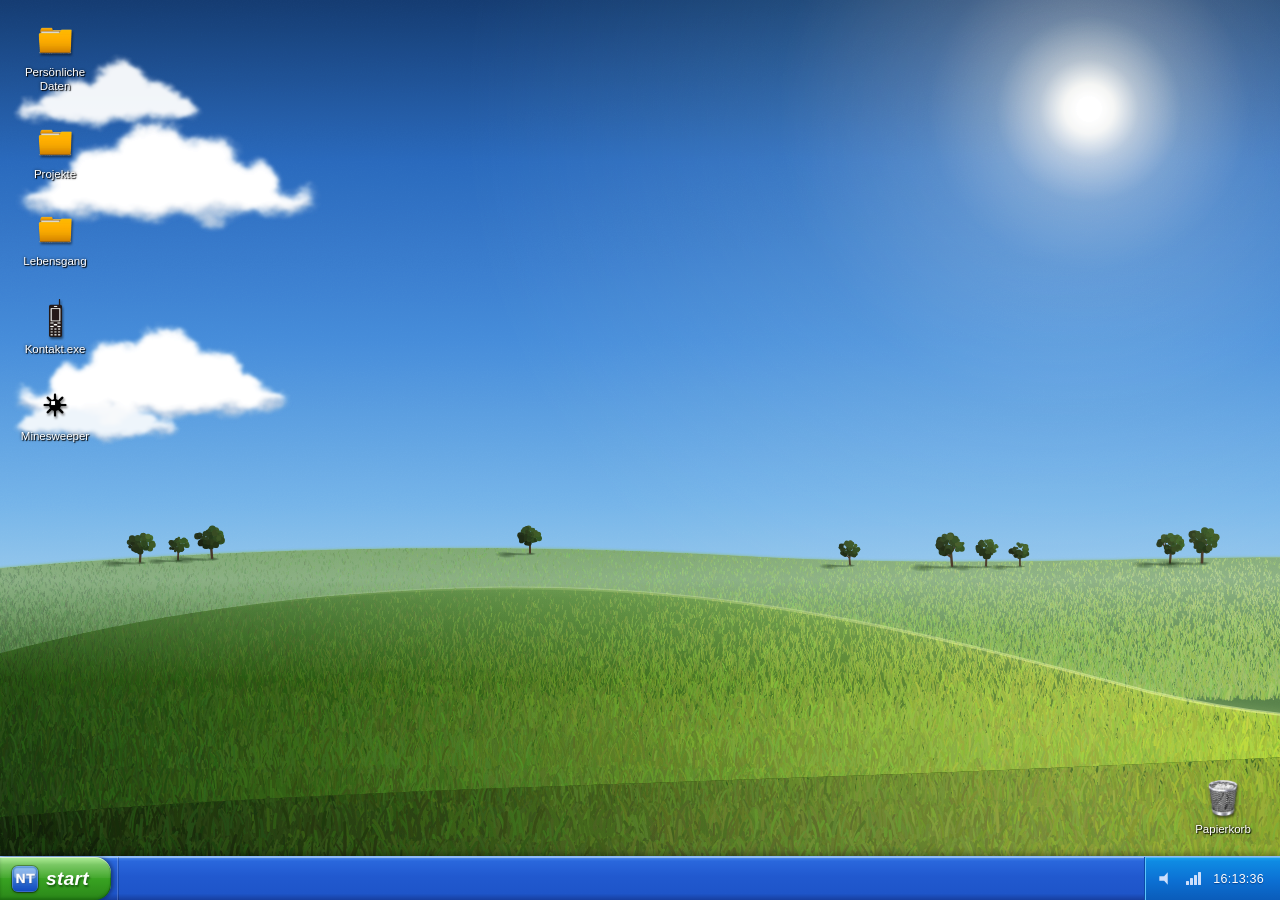
<file: index.html>
<!DOCTYPE html>
<html lang="de">
<head>
<meta charset="UTF-8">
<title>Nazar Tobilevych — Konzept B</title>
<link rel="icon" type="image/png" href="[data-uri]">
<link rel="preconnect" href="https://fonts.googleapis.com">
<link rel="stylesheet" href="https://fonts.googleapis.com/css2?family=Press+Start+2P&family=Trebuchet+MS&display=swap">
<link rel="stylesheet" href="css/style.css">
</head>
<body>

<div id="desktop">
  <svg width="0" height="0" style="position:absolute">
    <filter id="grain-filter">
      <feTurbulence type="fractalNoise" baseFrequency="0.8" numOctaves="3" stitchTiles="stitch"/>
      <feColorMatrix type="matrix" values="0 0 0 0 0  0 0 0 0 0  0 0 0 0 0  0.6 0.6 0.6 0 0"/>
    </filter>
  </svg>
  <div id="sun"></div>
  <svg class="cloud c1" viewBox="-195 -115 390 160" aria-hidden="true"><use href="#cu1" filter="url(#f-cloud)"/></svg>
  <svg class="cloud c2" viewBox="-145 -85 290 120" aria-hidden="true"><use href="#cu2" filter="url(#f-cloud)"/></svg>
  <svg class="cloud c3" viewBox="-195 -115 390 160" aria-hidden="true"><use href="#cu1" transform="scale(-1 1)" filter="url(#f-cloud)"/></svg>
  <svg class="cloud c4" viewBox="-145 -85 290 120" aria-hidden="true"><use href="#cu2" transform="scale(-1 1)" filter="url(#f-cloud)"/></svg>
  <svg id="scene" viewBox="0 0 1600 900" preserveAspectRatio="xMidYMax slice" aria-hidden="true">
    <defs>
      <linearGradient id="g-far" x1="0" y1="0" x2="0" y2="1">
        <stop offset="0" stop-color="#8fbd7a"/><stop offset="1" stop-color="#659a52"/>
      </linearGradient>
      <linearGradient id="g-main" x1="0" y1="0" x2="0.12" y2="1">
        <stop offset="0" stop-color="#93cc3e"/><stop offset=".3" stop-color="#5fa12b"/><stop offset=".7" stop-color="#2f6e17"/><stop offset="1" stop-color="#1f4f0e"/>
      </linearGradient>
      <linearGradient id="g-fore" x1="0" y1="0" x2="0" y2="1">
        <stop offset="0" stop-color="#3b8020"/><stop offset="1" stop-color="#18430a"/>
      </linearGradient>
      <radialGradient id="g-light" cx="0.78" cy="0.12" r="0.7">
        <stop offset="0" stop-color="#fff4a8" stop-opacity=".6"/><stop offset=".5" stop-color="#e6f58a" stop-opacity=".22"/><stop offset="1" stop-color="#eaffa0" stop-opacity="0"/>
      </radialGradient>
      <linearGradient id="g-shade" x1="0" y1="0" x2="1" y2="0">
        <stop offset="0" stop-color="#0b3306" stop-opacity=".5"/><stop offset=".55" stop-color="#0b3306" stop-opacity="0"/>
      </linearGradient>
      <linearGradient id="g-fade-near" x1="0" y1="0" x2="0" y2="1">
        <stop offset="0" stop-color="#000"/><stop offset="1" stop-color="#fff"/>
      </linearGradient>
      <mask id="m-near" maskUnits="userSpaceOnUse" x="0" y="560" width="1600" height="340">
        <rect x="0" y="560" width="1600" height="340" fill="url(#g-fade-near)"/>
      </mask>
      <filter id="f-blade-far" filterUnits="userSpaceOnUse" x="0" y="0" width="1600" height="900">
        <feTurbulence type="fractalNoise" baseFrequency="1.1 0.2" numOctaves="2" seed="6"/>
        <feColorMatrix type="matrix" values="0 0 0 0 0.04  0 0 0 0 0.22  0 0 0 0 0.02  1.8 0 0 0 -0.7"/>
      </filter>
      <filter id="f-blade-near" filterUnits="userSpaceOnUse" x="0" y="0" width="1600" height="900">
        <feTurbulence type="fractalNoise" baseFrequency="0.32 0.05" numOctaves="3" seed="17"/>
        <feColorMatrix type="matrix" values="0 0 0 0 0.03  0 0 0 0 0.18  0 0 0 0 0.02  2.4 0 0 0 -0.95"/>
      </filter>
      <filter id="f-blade-lit" filterUnits="userSpaceOnUse" x="0" y="0" width="1600" height="900">
        <feTurbulence type="fractalNoise" baseFrequency="0.4 0.06" numOctaves="3" seed="31"/>
        <feColorMatrix type="matrix" values="0 0 0 0 0.78  0 0 0 0 0.95  0 0 0 0 0.3  2.6 0 0 0 -1.4"/>
      </filter>
      <filter id="f-flowers" filterUnits="userSpaceOnUse" x="0" y="0" width="1600" height="900">
        <feTurbulence type="fractalNoise" baseFrequency="0.7" numOctaves="1" seed="21"/>
        <feColorMatrix type="matrix" values="0 0 0 0 1  0 0 0 0 0.95  0 0 0 0 0.55  22 0 0 0 -17.2"/>
      </filter>
      <filter id="f-trees"><feGaussianBlur stdDeviation="1.1"/></filter>
      <filter id="f-soft" x="-5%" y="-20%" width="110%" height="140%"><feGaussianBlur stdDeviation="3"/></filter>
      <linearGradient id="g-haze" x1="0" y1="0" x2="0" y2="1">
        <stop offset="0" stop-color="#e8f4fb" stop-opacity="0"/><stop offset=".55" stop-color="#e8f4fb" stop-opacity=".22"/><stop offset="1" stop-color="#e8f4fb" stop-opacity="0"/>
      </linearGradient>
      <path id="p-far" d="M0 585 C 300 548, 620 540, 900 556 C 1180 572, 1400 548, 1600 562 L1600 900 L0 900 Z"/>
      <path id="p-main" d="M0 705 C 170 640, 390 592, 650 588 C 910 584, 1110 640, 1310 692 C 1430 720, 1520 722, 1600 718 L1600 900 L0 900 Z"/>
      <path id="p-fore" d="M0 835 C 420 780, 920 790, 1600 748 L1600 900 L0 900 Z"/>
      <clipPath id="c-far"><use href="#p-far"/></clipPath>
      <clipPath id="c-main"><use href="#p-main"/></clipPath>
      <clipPath id="c-fore"><use href="#p-fore"/></clipPath>
      <filter id="f-patch-dk" filterUnits="userSpaceOnUse" x="0" y="0" width="1600" height="900">
        <feTurbulence type="fractalNoise" baseFrequency="0.0045 0.013" numOctaves="4" seed="5"/>
        <feColorMatrix type="matrix" values="0 0 0 0 0.06  0 0 0 0 0.28  0 0 0 0 0.04  1.7 0 0 0 -0.6"/>
      </filter>
      <filter id="f-patch-lt" filterUnits="userSpaceOnUse" x="0" y="0" width="1600" height="900">
        <feTurbulence type="fractalNoise" baseFrequency="0.006 0.016" numOctaves="4" seed="12"/>
        <feColorMatrix type="matrix" values="0 0 0 0 0.5  0 0 0 0 0.85  0 0 0 0 0.18  2.2 0 0 0 -1.1"/>
      </filter>
      <filter id="f-fine" filterUnits="userSpaceOnUse" x="0" y="0" width="1600" height="900">
        <feTurbulence type="fractalNoise" baseFrequency="0.55" numOctaves="2" seed="3"/>
        <feColorMatrix type="matrix" values="0 0 0 0 0.04  0 0 0 0 0.2  0 0 0 0 0.02  1.5 0 0 0 -0.55"/>
      </filter>
      <filter id="f-blur1"><feGaussianBlur stdDeviation="1.4"/></filter>

      <!-- cumulus building blocks (rendered in the .cloud svgs above) -->
      <g id="cu1">
        <g fill="#b6cae2"><ellipse cx="0" cy="10" rx="168" ry="13"/><circle cx="-60" cy="-8" r="34"/><circle cx="50" cy="-8" r="38"/></g>
        <g fill="#ffffff">
          <ellipse cx="0" cy="0" rx="170" ry="14"/>
          <circle cx="-120" cy="-6" r="22"/><circle cx="-76" cy="-20" r="36"/><circle cx="-18" cy="-36" r="50"/>
          <circle cx="48" cy="-26" r="42"/><circle cx="104" cy="-12" r="30"/>
        </g>
      </g>
      <g id="cu2">
        <g fill="#b6cae2"><ellipse cx="0" cy="8" rx="118" ry="10"/><circle cx="-10" cy="-6" r="26"/></g>
        <g fill="#ffffff">
          <ellipse cx="0" cy="0" rx="120" ry="11"/>
          <circle cx="-70" cy="-4" r="18"/><circle cx="-34" cy="-14" r="26"/><circle cx="14" cy="-26" r="36"/>
          <circle cx="62" cy="-12" r="26"/><circle cx="96" cy="-3" r="14"/>
        </g>
      </g>
      <filter id="f-cloud" x="-12%" y="-60%" width="124%" height="220%">
        <feGaussianBlur in="SourceGraphic" stdDeviation="3.5" result="blob"/>
        <feTurbulence type="fractalNoise" baseFrequency="0.025 0.035" numOctaves="4" seed="8" result="noise"/>
        <feDisplacementMap in="blob" in2="noise" scale="26" xChannelSelector="R" yChannelSelector="G" result="shape"/>
        <feGaussianBlur in="shape" stdDeviation="1.4"/>
      </filter>
    </defs>

    <!-- distant ridge with horizon haze -->
    <use href="#p-far" fill="url(#g-far)" filter="url(#f-blur1)"/>
    <rect x="0" y="500" width="1600" height="110" fill="url(#g-haze)" clip-path="url(#c-far)"/>
    <!-- distant tree line on the far ridge -->

    <!-- the main hill and the meadow in front of it are painted blade by blade on #ground -->
  </svg>
  <canvas id="ground" aria-hidden="true"></canvas>
  <div id="sunwash"></div>
  <div id="grain"></div>
  <div id="ctx-menu"></div>

  <div id="icons">
    <button class="dicon" data-win="uber"><span class="ig ic-folder"></span><span class="lb">Persönliche<br>Daten</span></button>
    <button class="dicon" data-win="projekte"><span class="ig ic-folder"></span><span class="lb">Projekte</span></button>
    <button class="dicon" data-win="werdegang"><span class="ig ic-folder"></span><span class="lb">Lebensgang</span></button>
    <button class="dicon" id="phone-icon" data-phone><span class="ig ic-phone"></span><span class="lb">Kontakt.exe</span></button>
    <button class="dicon" data-win="mine"><span class="ig ic-mine"></span><span class="lb">Minesweeper</span></button>
  </div>

  <button class="dicon" id="trash" title="Papierkorb ist leer. So wie meine Ausreden für Verspätungen.">
    <span class="ig ic-trash"></span><span class="lb">Papierkorb</span>
  </button>

  <!-- WINDOW: PERSÖNLICHE DATEN -->
  <section class="win" id="win-uber" style="left:130px; top:56px; width:480px;">
    <div class="xp-title" data-drag>
      <span class="xt-ic ic-folder"></span><span class="xt-label">Persönliche Daten</span>
      <button class="xt-btn" data-min title="Minimieren">_</button>
      <button class="xt-btn xt-close" data-close title="Schließen">✕</button>
    </div>
    <div class="win-body">
      <div style="display:flex; gap:16px; align-items:center; margin-bottom:10px;">
        <div class="xp-avatar xp-avatar-photo"></div>
        <div>
          <div style="font-size:16px; font-weight:700; color:var(--xp-blue-3);">Nazar Tobilevych</div>
          <div style="font-size:12px; color:#5c6f78;">Informatiker Applikationsentwicklung EFZ · in Ausbildung</div>
        </div>
      </div>
      <div class="field"><div class="k">Geboren</div><div>23.01.2008</div></div>
      <div class="field"><div class="k">Herkunft</div><div>Ukraine</div></div>
      <div class="field"><div class="k">Ausbildung</div><div>Kantonsschule am Brühl, seit Aug 2023</div></div>
      <div class="field"><div class="k">GitHub</div><div><a href="https://github.com/s1encio" target="_blank" rel="noopener">github.com/s1encio</a></div></div>
      <p style="margin-top:12px;">Ich bin 18 Jahre alt und absolviere derzeit die Ausbildung zum Applikationsentwickler an der IMS Kantonsschule am Brühl. Zu meinen Hobbys zählen Fitness, Spazierengehen und Programmieren. Ich bin offen, freundlich und aktuell auf der Suche nach einem Jahrespraktikum im Bereich Informatik.</p>
      <h3>Technische Kenntnisse</h3>
      <div class="taglist">
        <span>Python</span><span>C#</span><span>Java</span><span>Angular</span><span>MongoDB</span><span>MySQL</span><span>HTML</span><span>CSS</span><span>Shell/Bash</span>
      </div>
      <h3>Sprachkenntnisse</h3>
      <div class="langbar"><div class="ln">Russisch</div><div class="bars"><i class="on"></i><i class="on"></i><i class="on"></i><i class="on"></i><i class="on"></i></div></div>
      <div class="langbar"><div class="ln">Ukrainisch</div><div class="bars"><i class="on"></i><i class="on"></i><i class="on"></i><i class="on"></i><i class="on"></i></div></div>
      <div class="langbar"><div class="ln">Deutsch</div><div class="bars"><i class="on"></i><i class="on"></i><i class="on"></i><i class="on"></i><i></i></div></div>
      <div class="langbar"><div class="ln">Englisch</div><div class="bars"><i class="on"></i><i class="on"></i><i class="on"></i><i class="on"></i><i></i></div></div>
      <div class="langbar"><div class="ln">Französisch</div><div class="bars"><i class="on"></i><i class="on"></i><i></i><i></i><i></i></div></div>
    </div>
  </section>

  <!-- WINDOW: PROJEKTE -->
  <section class="win" id="win-projekte" style="left:190px; top:96px; width:440px;">
    <div class="xp-title" data-drag>
      <span class="xt-ic ic-folder"></span><span class="xt-label">Projekte</span>
      <button class="xt-btn" data-min title="Minimieren">_</button>
      <button class="xt-btn xt-close" data-close title="Schließen">✕</button>
    </div>
    <div class="win-body">
      <div class="proj">
        <div class="proj-head">Pfadi Uzwil — Vereinswebsite</div>
        <div class="proj-body">
          Mehrseitige Webseite für die Pfadi Uzwil (Biber-, Wolfs-, Pfader- und Piostufe) — erstellt während meines Praktikums bei der HPV Uzwil-Flawil, Sep – Okt 2025. Leider wurde die Website nicht eingesetzt.
          <div class="taglist" style="margin-top:8px;"><span>HTML</span><span>CSS</span><span>Praktikum</span></div>
          <a class="xp-btn" href="pfadiuzwil/index.html" target="_blank" rel="noopener">Website öffnen →</a>
        </div>
      </div>
      <div class="proj">
        <div class="proj-head">GPS-Spoofer</div>
        <div class="proj-body">
          Kleines Python-Projekt, das die Location von einem mobilen Gerät verändert.
          <div class="taglist" style="margin-top:8px;"><span>Python</span><span>GitHub</span></div>
          <a class="xp-btn" href="https://github.com/s1encio/makeshift-gps-spoofer" target="_blank" rel="noopener">Auf GitHub ansehen →</a>
        </div>
      </div>
      <div class="proj">
        <div class="proj-head">Modifikation für RimWorld: Rund 360 Abonnenten</div>
        <div class="proj-body">
          "Loitering Munition Drones" — eine Community-Modifikation für "RimWorld" auf dem Steam Workshop. Sie ergänzt einen neuen Forschungsbereich "Drohnen" mit Startschiene sowie Aufklärungs-, FPV- und Langstreckendrohnen samt passenden Gegenmassnahmen.
          <div class="taglist" style="margin-top:8px;"><span>Steam Workshop</span><span>Modding</span><span>RimWorld</span></div>
          <a class="xp-btn" href="https://steamcommunity.com/sharedfiles/filedetails/?id=3809922490" target="_blank" rel="noopener">Loitering Munition Drones →</a>
        </div>
      </div>
      <div class="proj">
        <div class="proj-head">Quellcode auf GitHub · 4 Repositories</div>
        <div class="proj-body">
          Der Code zu meinen Modifikationen und ein kleines Python-Projekt liegen öffentlich auf meinem GitHub-Profil.
          <div class="repo-list">
            <div class="repo-row"><div><b>Rimworld_Loitering_Ammunition_Drones</b><span class="repo-lang">C#</span><div class="repo-d">Quellcode der RimWorld-Modifikation</div></div><a class="xp-btn" href="https://github.com/s1encio/Rimworld_Loitering_Ammunition_Drones" target="_blank" rel="noopener">Öffnen →</a></div>
            <div class="repo-row"><div><b>Ukranian-Patches-People-Playground</b><span class="repo-lang">C#</span><div class="repo-d">Quellcode der Modifikation „Ukrainian Patches“</div></div><a class="xp-btn" href="https://github.com/s1encio/Ukranian-Patches-People-Playground" target="_blank" rel="noopener">Öffnen →</a></div>
            <div class="repo-row"><div><b>Russian-Patches-People-Playground-</b><span class="repo-lang">C#</span><div class="repo-d">Quellcode der Modifikation „Russian Patches“, entstanden mit etwa 14 Jahren</div></div><a class="xp-btn" href="https://github.com/s1encio/Russian-Patches-People-Playground-" target="_blank" rel="noopener">Öffnen →</a></div>
            <div class="repo-row"><div><b>makeshift-gps-spoofer</b><span class="repo-lang">Python</span><div class="repo-d">Verändert die Location von einem mobilen Gerät</div></div><a class="xp-btn" href="https://github.com/s1encio/makeshift-gps-spoofer" target="_blank" rel="noopener">Öffnen →</a></div>
          </div>
          <div class="taglist" style="margin-top:8px;"><span>GitHub</span><span>C#</span><span>Python</span></div>
          <a class="xp-btn" href="https://github.com/s1encio" target="_blank" rel="noopener">Alle Repositories →</a>
        </div>
      </div>
    </div>
  </section>

  <!-- WINDOW: WERDEGANG -->
  <section class="win" id="win-werdegang" style="left:240px; top:130px; width:460px;">
    <div class="xp-title" data-drag>
      <span class="xt-ic ic-folder"></span><span class="xt-label">Lebensgang</span>
      <button class="xt-btn" data-min title="Minimieren">_</button>
      <button class="xt-btn xt-close" data-close title="Schließen">✕</button>
    </div>
    <div class="win-body">
      <h3 style="margin-top:0;">Arbeit</h3>
      <div class="timeline-item">
        <div class="ti-t">Praktikant/Assistent — HPV Uzwil-Flawil</div>
        <div class="ti-d">Wil · Sep 2025 – Okt 2025</div>
        Unterstützung von Personen, Erstellung von Excel-Tabellen, Aufbau einer Webseite, Produzierung verschiedener Güter.
      </div>
      <h3>Bildung</h3>
      <div class="timeline-item">
        <div class="ti-t">Informatiker Applikationsentwicklung EFZ</div>
        <div class="ti-d">Kantonsschule am Brühl, St. Gallen · Aug 2023 – Aktuell</div>
        Ausbildung zum Applikationsentwickler, aktuell auf der Suche nach einem Jahrespraktikum im Bereich Informatik.
      </div>
      <div class="timeline-item">
        <div class="ti-t">Sekundarschule</div>
        <div class="ti-d">OS Schöntal · Aug 2020 – Jul 2023</div>
      </div>
      <div class="timeline-item">
        <div class="ti-t">Primarschule</div>
        <div class="ti-d">Schulhaus Neuhof · Aug 2018 – Jul 2020</div>
      </div>
    </div>
  </section>

  <!-- WINDOW: MINESWEEPER -->
  <section class="win" id="win-mine" style="left:300px; top:90px; width:280px;">
    <div class="xp-title" data-drag>
      <span class="xt-ic ic-mine"></span><span class="xt-label">Minesweeper</span>
      <button class="xt-btn" data-min title="Minimieren">_</button>
      <button class="xt-btn xt-close" data-close title="Schließen">✕</button>
    </div>
    <div class="win-body" style="background:#c0c0c0; padding:8px;">
      <div class="mine-panel">
        <div class="mine-lcd" id="mine-counter">010</div>
        <button type="button" class="mine-face" id="mine-face"></button>
        <div class="mine-lcd" id="mine-timer">000</div>
      </div>
      <div class="mine-grid" id="mine-grid"></div>
    </div>
  </section>

  <!-- NOKIA PHONE WIDGET -->
  <div id="phone">
    <div id="phone-body" data-drag>
      <button id="phone-close" data-phone-close title="Schließen">✕</button>
      <div id="phone-speaker"></div>
      <div id="phone-brand"></div>
      <div id="phone-screen">
        <div id="phone-status">
          <div class="bars"><i></i><i></i><i></i><i></i></div>
          <span id="phone-clock">00:00</span>
        </div>
        <div id="phone-title">KONTAKT</div>
        <div id="phone-menu">
          <button class="p-item sel" data-kind="mail" data-value="nz.tobilevych@gmail.com" data-action="mailto:nz.tobilevych@gmail.com"><span class="num">1</span> E-Mail</button>
          <button class="p-item" data-kind="tel" data-value="+41 79 663 00 71" data-action="tel:+41796630071"><span class="num">2</span> Anrufen</button>
        </div>
        <div id="phone-detail">
          <div id="phone-detail-value"></div>
          <div id="phone-detail-hint">antippen zum Öffnen</div>
        </div>
        <div id="phone-softkeys"><button type="button" id="pk-left">Auswahl</button><button type="button" id="pk-right">Zurück</button></div>
      </div>
      <div id="phone-nav">
        <div class="nav-arrow nav-up" data-nav="-1"></div>
        <div class="nav-arrow nav-dn" data-nav="1"></div>
        <div class="nsel" data-nav-go>OK</div>
      </div>
      <div id="phone-keys">
        <div data-key="1">1</div><div data-key="2">2</div><div data-key="3">3</div>
        <div data-key="4">4</div><div data-key="5">5</div><div data-key="6">6</div>
        <div data-key="7">7</div><div data-key="8">8</div><div data-key="9">9</div>
        <div data-key="*">*</div><div data-key="0">0</div><div data-key="#">#</div>
      </div>
    </div>
  </div>

  <div id="taskbar">
    <button id="start-btn" type="button">
      <span class="flag" id="start-flag"></span>
      start
    </button>
    <div id="task-items"></div>
    <div id="tray">
      <span class="tray-ic tray-vol" title="Lautstärke"></span>
      <span class="tray-ic tray-net" title="Verbunden mit: Staatliches Rechenzentrum LAN"><i></i><i></i><i></i><i></i></span>
      <span id="clock">00:00:00</span>
    </div>
  </div>

  <div id="start-menu">
    <div id="sm-head"><div class="sh-av"></div><b>Nazar Tobilevych</b></div>
    <div id="sm-list">
      <button data-win="uber"><span class="sm-ic ic-folder"></span>Persönliche Daten</button>
      <button data-win="projekte"><span class="sm-ic ic-folder"></span>Projekte</button>
      <button data-win="werdegang"><span class="sm-ic ic-folder"></span>Lebensgang</button>
      <button data-phone><span class="sm-ic ic-phone"></span>Kontakt.exe</button>
      <button data-win="mine"><span class="sm-ic ic-mine"></span>Minesweeper</button>
    </div>
    <div id="sm-foot"><button id="sm-shutdown">Herunterfahren…</button></div>
  </div>
</div>

<script src="js/main.js"></script>
</body>
</html>
</file>
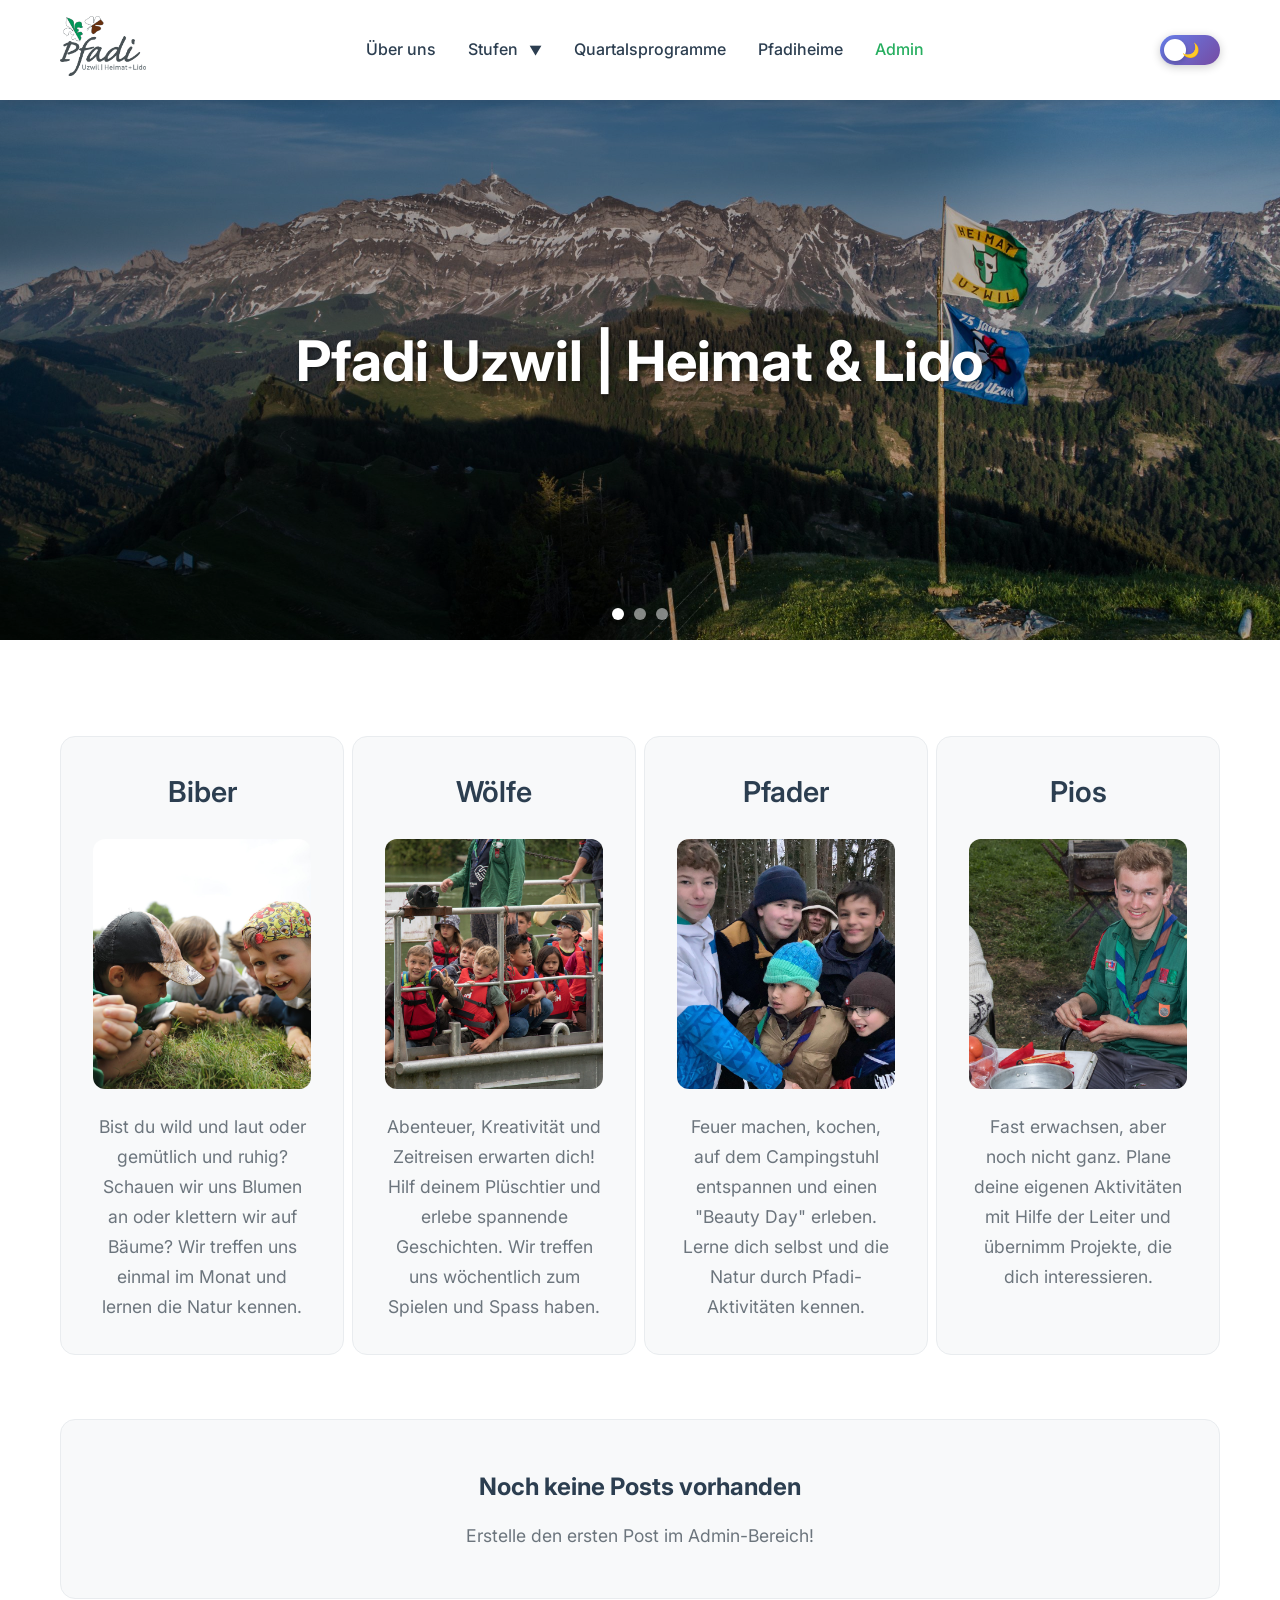
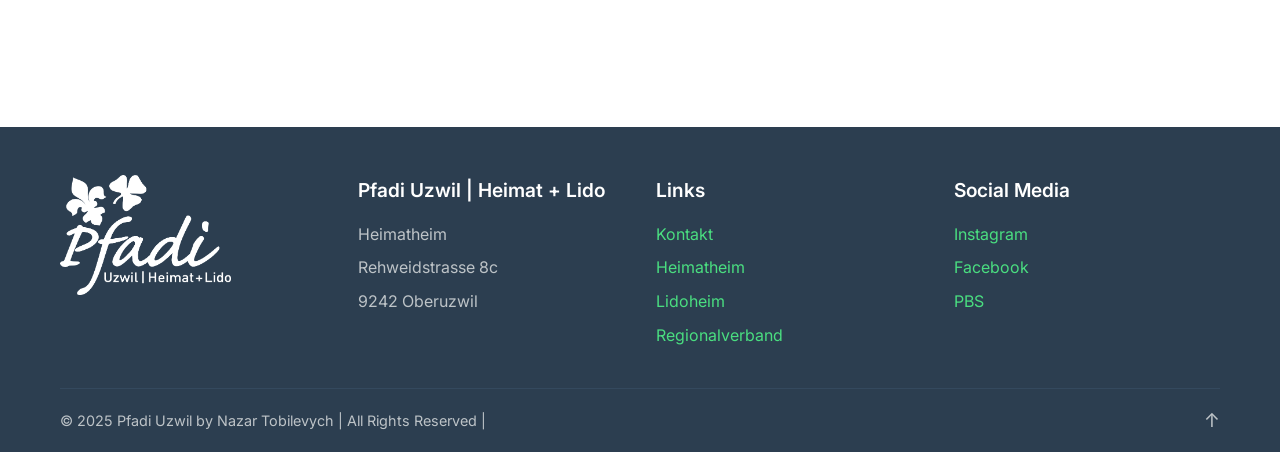
<file: pfadiuzwil/index.html>
<!DOCTYPE html>
<html lang="de">
<head>
    <meta charset="UTF-8">
    <meta name="viewport" content="width=device-width, initial-scale=1.0">
    <title>Pfadi Uzwil | Heimat + Lido</title>
    <link rel="stylesheet" href="styles.css">
    <link href="https://fonts.googleapis.com/css2?family=Inter:wght@300;400;500;600;700&display=swap" rel="stylesheet">
</head>
<body>
    <!-- Header -->
    <header class="header">
        <div class="container">
            <div class="header-content">
                <div class="logo">
                    <a href="index.html">
                        <img src="RZ_Logo_PfadiHeimatLido_4f.png" alt="Pfadi Uzwil | Heimat + Lido" class="logo-image">
                    </a>
                </div>
                <nav class="navigation">
                    <ul class="nav-links">
                        <li><a href="#about">Über uns</a></li>
                        <li class="dropdown">
                            <a href="#stufen" class="dropdown-toggle">Stufen</a>
                            <ul class="dropdown-menu">
                                <li><a href="biber.html">Biberstufe</a></li>
                                <li><a href="woelfe.html">Wolfsstufe</a></li>
                                <li><a href="pfader.html">Pfaderstufe</a></li>
                                <li><a href="pios.html">Piostufe</a></li>
                                <li><a href="#rover">Roverstufe</a></li>
                                <li><a href="#apv">APV-Altpfaderverein</a></li>
                            </ul>
                        </li>
                        <li><a href="#programme">Quartalsprogramme</a></li>
                        <li><a href="#heime">Pfadiheime</a></li>
                        <li><a href="#" onclick="showAdminLogin()" class="admin-link">Admin</a></li>
                    </ul>
                </nav>
                <div class="theme-switch-container">
                    <label class="theme-switch" for="theme-toggle">
                        <input type="checkbox" id="theme-toggle" aria-label="Toggle dark mode">
                        <span class="slider">
                            <span class="slider-icon">🌙</span>
                        </span>
                    </label>
                </div>
            </div>
        </div>
    </header>

    <!-- Hero Section -->
    <section class="hero">
        <div class="hero-carousel">
            <div class="carousel-slides">
                <div class="slide active">
                    <img src="1-012_homeslide01-scaled.jpg" alt="Pfadi Aktivitäten" class="hero-image">
                    <div class="hero-overlay">
                        <div class="container">
                            <h1 class="hero-title">Pfadi Uzwil | Heimat & Lido</h1>
                        </div>
                    </div>
                </div>
                <div class="slide">
                    <img src="2-02_homeslide02-scaled.jpg" alt="Pfadi Landschaft" class="hero-image">
                    <div class="hero-overlay">
                        <div class="container">
                            <h1 class="hero-title">Pfadi Uzwil | Heimat & Lido</h1>
                        </div>
                    </div>
                </div>
                <div class="slide">
                    <img src="1-02_homeslider03-scaled.jpg" alt="Pfadi Abenteuer" class="hero-image">
                    <div class="hero-overlay">
                        <div class="container">
                            <h1 class="hero-title">Pfadi Uzwil | Heimat & Lido</h1>
                        </div>
                    </div>
                </div>
            </div>
            <div class="carousel-dots">
                <span class="dot active" onclick="currentSlide(1)"></span>
                <span class="dot" onclick="currentSlide(2)"></span>
                <span class="dot" onclick="currentSlide(3)"></span>
            </div>
        </div>
    </section>

    <!-- Main Content -->
    <main class="main-content">
        <div class="container">
            <!-- Four Column Activity Section -->
            <section class="activities-section">
            <div class="activities-grid">
                <!-- Biber Column -->
                <a href="biber.html" class="activity-column activity-link">
                    <h2 class="activity-title">Biber</h2>
                    <div class="activity-image">
                        <img src="biberstufe-1-scaled.jpg" alt="Biber Aktivitäten" class="activity-img">
                    </div>
                    <div class="activity-text">
                        <p>Bist du wild und laut oder gemütlich und ruhig? Schauen wir uns Blumen an oder klettern wir auf Bäume? Wir treffen uns einmal im Monat und lernen die Natur kennen.</p>
                    </div>
                </a>

                <!-- Wölfe Column -->
                <a href="woelfe.html" class="activity-column activity-link">
                    <h2 class="activity-title">Wölfe</h2>
                    <div class="activity-image">
                        <img src="Home_Woelfe-scaled.jpg" alt="Wölfe Aktivitäten" class="activity-img">
                    </div>
                    <div class="activity-text">
                        <p>Abenteuer, Kreativität und Zeitreisen erwarten dich! Hilf deinem Plüschtier und erlebe spannende Geschichten. Wir treffen uns wöchentlich zum Spielen und Spass haben.</p>
                    </div>
                </a>

                <!-- Pfader Column -->
                <a href="pfader.html" class="activity-column activity-link">
                    <h2 class="activity-title">Pfader</h2>
                    <div class="activity-image">
                        <img src="Home_pfader-scaled.jpg" alt="Pfader Aktivitäten" class="activity-img">
                    </div>
                    <div class="activity-text">
                        <p>Feuer machen, kochen, auf dem Campingstuhl entspannen und einen "Beauty Day" erleben. Lerne dich selbst und die Natur durch Pfadi-Aktivitäten kennen.</p>
                    </div>
                </a>

                <!-- Pios Column -->
                <a href="pios.html" class="activity-column activity-link">
                    <h2 class="activity-title">Pios</h2>
                    <div class="activity-image">
                        <img src="pois-1-scaled.jpg" alt="Pios Aktivitäten" class="activity-img">
                    </div>
                    <div class="activity-text">
                        <p>Fast erwachsen, aber noch nicht ganz. Plane deine eigenen Aktivitäten mit Hilfe der Leiter und übernimm Projekte, die dich interessieren.</p>
                    </div>
                </a>
            </div>
            </section>

            <!-- Posts Section -->
            <section class="article-section">
                <div id="posts-container">
                    <!-- Posts werden hier dynamisch geladen -->
                </div>
            </section>
        </div>
    </main>

    <!-- Footer -->
    <footer class="footer">
        <div class="container">
            <div class="footer-content">
                <div class="footer-column">
                    <div class="footer-logo">
                        <img src="RZ_Logo_PfadiHeimatLido_4f.png" alt="Pfadi Uzwil | Heimat + Lido" class="footer-logo-image">
                    </div>
                </div>
                <div class="footer-column">
                    <h3>Pfadi Uzwil | Heimat + Lido</h3>
                    <div class="address">
                        <p>Heimatheim</p>
                        <p>Rehweidstrasse 8c</p>
                        <p>9242 Oberuzwil</p>
                    </div>
                </div>
                <div class="footer-column">
                    <h3>Links</h3>
                    <ul class="footer-links">
                        <li><a href="#contact">Kontakt</a></li>
                        <li><a href="#heimatheim">Heimatheim</a></li>
                        <li><a href="#lidoheim">Lidoheim</a></li>
                        <li><a href="#regionalverband">Regionalverband</a></li>
                    </ul>
                </div>
                <div class="footer-column">
                    <h3>Social Media</h3>
                    <ul class="footer-links">
                        <li><a href="https://www.instagram.com/heimatlidouzwil/" target="_blank">Instagram</a></li>
                        <li><a href="https://de-de.facebook.com/heimat.lido/" target="_blank">Facebook</a></li>
                        <li><a href="https://pfadi.swiss/de/go/pfadi-entdecken/" target="_blank">PBS</a></li>
                    </ul>
                </div>
            </div>
            <div class="footer-bottom">
                <div class="copyright">
                    © 2025 Pfadi Uzwil by Nazar Tobilevych | All Rights Reserved |
                </div>
                <div class="scroll-top">
                    <a href="#top">↑</a>
                </div>
            </div>
        </div>
    </footer>

    <!-- Admin Login Modal -->
    <div id="admin-modal" class="modal">
        <div class="modal-content">
            <div class="modal-header">
                <h2>Admin Login</h2>
                <span class="close" onclick="closeAdminLogin()">&times;</span>
            </div>
            <div class="modal-body">
                <form id="admin-login-form">
                    <div class="form-group">
                        <label for="admin-password">Passwort</label>
                        <input type="password" id="admin-password" name="password" required>
                        <div id="password-error" class="error-message" style="display: none;">
                            Falsches Passwort!
                        </div>
                    </div>
                    <button type="submit" class="login-btn">Anmelden</button>
                </form>
            </div>
        </div>
    </div>

    <script>
        document.addEventListener('DOMContentLoaded', function() {
            // Carousel functionality
            let slideIndex = 1;
            const slides = document.querySelectorAll('.slide');
            const dots = document.querySelectorAll('.dot');

            function showSlide(n) {
                // Alle Slides verstecken
                slides.forEach(slide => slide.classList.remove('active'));
                dots.forEach(dot => dot.classList.remove('active'));
                
                // Slide-Index anpassen
                if (n > slides.length) {slideIndex = 1}
                if (n < 1) {slideIndex = slides.length}
                
                // Aktuellen Slide anzeigen
                if (slides[slideIndex - 1]) {
                    slides[slideIndex - 1].classList.add('active');
                }
                if (dots[slideIndex - 1]) {
                    dots[slideIndex - 1].classList.add('active');
                }
            }

            function currentSlide(n) {
                slideIndex = n;
                showSlide(slideIndex);
            }

            function nextSlide() {
                slideIndex++;
                if (slideIndex > slides.length) {slideIndex = 1}
                showSlide(slideIndex);
            }

            // Automatisches Wechseln alle 5 Sekunden
            setInterval(nextSlide, 5000);

            // Initialisierung
            showSlide(1);

            // Theme toggle functionality
            const themeToggle = document.getElementById('theme-toggle');
            const sliderIcon = document.querySelector('.slider-icon');
            const body = document.body;

            // Theme aus localStorage laden oder Standard setzen
            const savedTheme = localStorage.getItem('theme') || 'light';
            body.setAttribute('data-theme', savedTheme);
            updateThemeSwitch(savedTheme);

            themeToggle.addEventListener('change', function() {
                const newTheme = this.checked ? 'dark' : 'light';
                body.setAttribute('data-theme', newTheme);
                localStorage.setItem('theme', newTheme);
                updateThemeSwitch(newTheme);
            });

            function updateThemeSwitch(theme) {
                themeToggle.checked = theme === 'dark';
                sliderIcon.textContent = theme === 'dark' ? '☀️' : '🌙';
            }

            // Load and display posts
            loadPosts();
            
            // Listen for storage changes (when posts are added from admin)
            window.addEventListener('storage', function(e) {
                if (e.key === 'posts') {
                    loadPosts();
                }
            });
            
            // Also check for posts when page becomes visible (back from admin)
            document.addEventListener('visibilitychange', function() {
                if (!document.hidden) {
                    loadPosts();
                }
            });
        });

        function loadPosts() {
            const postsContainer = document.getElementById('posts-container');
            if (!postsContainer) return; // Exit if no posts container
            
            const posts = JSON.parse(localStorage.getItem('posts') || '[]');
            console.log('Loading posts:', posts);
            
            if (posts.length === 0) {
                postsContainer.innerHTML = `
                    <div class="no-posts-message">
                        <h3>Noch keine Posts vorhanden</h3>
                        <p>Erstelle den ersten Post im Admin-Bereich!</p>
                    </div>
                `;
                return;
            }

            // Display posts
            let htmlContent = '';
            posts.forEach(post => {
                htmlContent += `
                <div class="article-content">
                    <div class="article-image">
                        ${post.image ? `<img src="${post.image}" alt="${post.title}" class="article-img">` : '<div class="placeholder-image wide">📸</div>'}
                    </div>
                    <div class="article-text">
                        <div class="article-meta">
                            <span class="author">
                                <span class="icon">👤</span>
                                ${post.author}
                            </span>
                            <span class="date">
                                <span class="icon">📅</span>
                                ${new Date(post.date).toLocaleDateString('de-DE')}
                            </span>
                            <span class="categories">
                                <select>
                                    <option>${post.category}</option>
                                </select>
                            </span>
                        </div>
                        <h2 class="article-title">${post.title}</h2>
                        <div class="article-body">
                            <p>${post.content}</p>
                        </div>
                        <div class="article-actions">
                            <span class="likes">❤️ ${post.likes}</span>
                            <a href="#" class="read-more">Read more</a>
                        </div>
                    </div>
                </div>
                `;
            });
            
            postsContainer.innerHTML = htmlContent;
        }





        // Admin login functions
        function showAdminLogin() {
            document.getElementById('admin-modal').style.display = 'block';
        }

        function closeAdminLogin() {
            document.getElementById('admin-modal').style.display = 'none';
            document.getElementById('admin-password').value = '';
            document.getElementById('password-error').style.display = 'none';
            document.getElementById('admin-password').style.borderColor = '';
        }

        // Admin login form
        document.getElementById('admin-login-form').addEventListener('submit', function(e) {
            e.preventDefault();
            const password = document.getElementById('admin-password').value;
            const errorMessage = document.getElementById('password-error');
            
            // Simple password check (in real app, use proper authentication)
            if (password === 'pfadi2024') {
                window.location.href = 'admin.html';
            } else {
                // Show error message
                errorMessage.style.display = 'block';
                document.getElementById('admin-password').style.borderColor = '#e74c3c';
                
                // Hide error after 3 seconds
                setTimeout(() => {
                    errorMessage.style.display = 'none';
                    document.getElementById('admin-password').style.borderColor = '';
                }, 3000);
            }
        });

        // Close modal when clicking outside
        window.onclick = function(event) {
            const modal = document.getElementById('admin-modal');
            if (event.target === modal) {
                closeAdminLogin();
            }
        }
    </script>
</body>
</html>
</file>
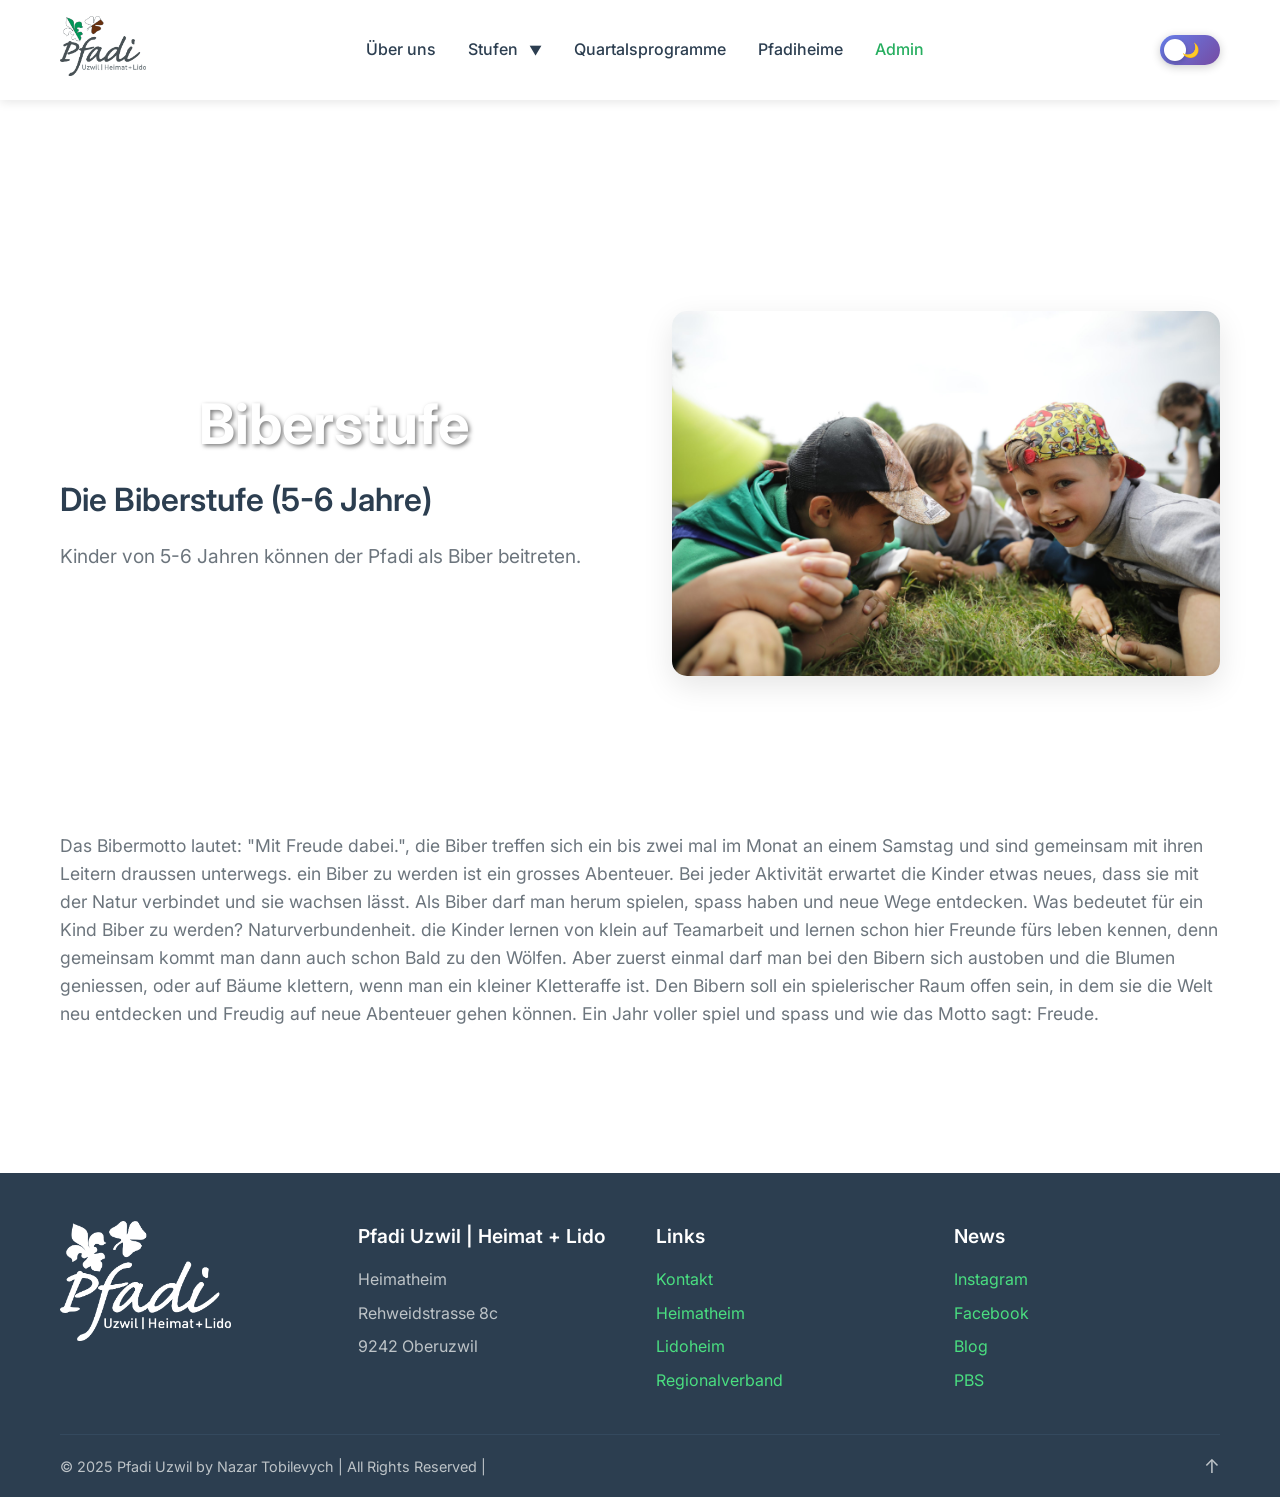
<file: pfadiuzwil/biber.html>
<!DOCTYPE html>
<html lang="de">
<head>
    <meta charset="UTF-8">
    <meta name="viewport" content="width=device-width, initial-scale=1.0">
    <title>Biber - Pfadi Uzwil | Heimat & Lido</title>
    <link rel="stylesheet" href="styles.css">
    <link rel="preconnect" href="https://fonts.googleapis.com">
    <link rel="preconnect" href="https://fonts.gstatic.com" crossorigin>
    <link href="https://fonts.googleapis.com/css2?family=Inter:wght@300;400;500;600;700&display=swap" rel="stylesheet">
</head>
<body>
    <!-- Header -->
    <header class="header">
        <div class="container">
            <div class="header-content">
                <div class="logo">
                    <a href="index.html">
                        <img src="RZ_Logo_PfadiHeimatLido_4f.png" alt="Pfadi Uzwil | Heimat + Lido" class="logo-image">
                    </a>
                </div>
                <nav class="navigation">
                    <ul class="nav-links">
                        <li><a href="index.html#about">Über uns</a></li>
                        <li class="dropdown">
                            <a href="index.html#stufen" class="dropdown-toggle">Stufen</a>
                            <ul class="dropdown-menu">
                                <li><a href="biber.html">Biberstufe</a></li>
                                <li><a href="woelfe.html">Wolfsstufe</a></li>
                                <li><a href="pfader.html">Pfaderstufe</a></li>
                                <li><a href="pios.html">Piostufe</a></li>
                            </ul>
                        </li>
                        <li><a href="index.html#programme">Quartalsprogramme</a></li>
                        <li><a href="index.html#heime">Pfadiheime</a></li>
                        <li><a href="#" onclick="showAdminLogin()" class="admin-link">Admin</a></li>
                    </ul>
                </nav>
                <div class="theme-switch-container">
                    <label class="theme-switch" for="theme-toggle">
                        <input type="checkbox" id="theme-toggle" aria-label="Toggle dark mode">
                        <span class="slider">
                            <span class="slider-icon">🌙</span>
                        </span>
                    </label>
                </div>
            </div>
        </div>
    </header>

    <!-- Main Content -->
    <main class="main-content">
        <div class="container">
            <!-- Hero Section -->
            <section class="hero-section">
                <div class="hero-content">
                    <h1 class="hero-title">Biberstufe</h1>
                    <h2 class="hero-subtitle">Die Biberstufe (5-6 Jahre)</h2>
                    <p class="hero-description">Kinder von 5-6 Jahren können der Pfadi als Biber beitreten.</p>
                </div>
                <div class="hero-image">
                    <img src="biberstufe-1-scaled.jpg" alt="Biber Aktivitäten" class="hero-img">
                </div>
            </section>

            <!-- Content Section -->
            <section class="content-section">
                <div class="content-text">
                    <p>Das Bibermotto lautet: "Mit Freude dabei.", die Biber treffen sich ein bis zwei mal im Monat an einem Samstag und sind gemeinsam mit ihren Leitern draussen unterwegs. ein Biber zu werden ist ein grosses Abenteuer. Bei jeder Aktivität erwartet die Kinder etwas neues, dass sie mit der Natur verbindet und sie wachsen lässt. Als Biber darf man herum spielen, spass haben und neue Wege entdecken. Was bedeutet für ein Kind Biber zu werden? Naturverbundenheit. die Kinder lernen von klein auf Teamarbeit und lernen schon hier Freunde fürs leben kennen, denn gemeinsam kommt man dann auch schon Bald zu den Wölfen. Aber zuerst einmal darf man bei den Bibern sich austoben und die Blumen geniessen, oder auf Bäume klettern, wenn man ein kleiner Kletteraffe ist. Den Bibern soll ein spielerischer Raum offen sein, in dem sie die Welt neu entdecken und Freudig auf neue Abenteuer gehen können. Ein Jahr voller spiel und spass und wie das Motto sagt: Freude.</p>
                </div>
            </section>
        </div>
    </main>

    <!-- Footer -->
    <footer class="footer">
        <div class="container">
            <div class="footer-content">
                <div class="footer-column">
                    <div class="footer-logo">
                        <img src="RZ_Logo_PfadiHeimatLido_4f.png" alt="Pfadi Uzwil | Heimat + Lido" class="footer-logo-image">
                    </div>
                </div>
                <div class="footer-column">
                    <h3>Pfadi Uzwil | Heimat + Lido</h3>
                    <div class="address">
                        <p>Heimatheim</p>
                        <p>Rehweidstrasse 8c</p>
                        <p>9242 Oberuzwil</p>
                    </div>
                </div>
                <div class="footer-column">
                    <h3>Links</h3>
                    <ul class="footer-links">
                        <li><a href="index.html#contact">Kontakt</a></li>
                        <li><a href="index.html#heimatheim">Heimatheim</a></li>
                        <li><a href="index.html#lidoheim">Lidoheim</a></li>
                        <li><a href="index.html#regionalverband">Regionalverband</a></li>
                    </ul>
                </div>
                <div class="footer-column">
                    <h3>News</h3>
                    <ul class="footer-links">
                        <li><a href="https://www.instagram.com/heimatlidouzwil/" target="_blank">Instagram</a></li>
                        <li><a href="https://de-de.facebook.com/heimat.lido/" target="_blank">Facebook</a></li>
                        <li><a href="index.html#posts">Blog</a></li>
                        <li><a href="https://pfadi.swiss/de/go/pfadi-entdecken/" target="_blank">PBS</a></li>
                    </ul>
                </div>
            </div>
            <div class="footer-bottom">
                <div class="copyright">
                    © 2025 Pfadi Uzwil by Nazar Tobilevych | All Rights Reserved |
                </div>
                <div class="scroll-top">
                    <a href="#top">↑</a>
                </div>
            </div>
        </div>
    </footer>

    <!-- Admin Login Modal -->
    <div id="admin-modal" class="modal">
        <div class="modal-content">
            <div class="modal-header">
                <h2>Admin Login</h2>
                <span class="close" onclick="closeAdminLogin()">&times;</span>
            </div>
            <div class="modal-body">
                <form id="admin-login-form">
                    <div class="form-group">
                        <label for="admin-password">Passwort</label>
                        <input type="password" id="admin-password" name="password" required>
                        <div id="password-error" class="error-message" style="display: none;">
                            Falsches Passwort!
                        </div>
                    </div>
                    <button type="submit" class="login-btn">Anmelden</button>
                </form>
            </div>
        </div>
    </div>

    <script>
        document.addEventListener('DOMContentLoaded', function() {
            // Theme toggle functionality
            const themeToggle = document.getElementById('theme-toggle');
            const sliderIcon = document.querySelector('.slider-icon');
            const body = document.body;

            // Theme aus localStorage laden oder Standard setzen
            const savedTheme = localStorage.getItem('theme') || 'light';
            body.setAttribute('data-theme', savedTheme);
            updateThemeSwitch(savedTheme);

            themeToggle.addEventListener('change', function() {
                const newTheme = this.checked ? 'dark' : 'light';
                body.setAttribute('data-theme', newTheme);
                localStorage.setItem('theme', newTheme);
                updateThemeSwitch(newTheme);
            });

            function updateThemeSwitch(theme) {
                themeToggle.checked = theme === 'dark';
                sliderIcon.textContent = theme === 'dark' ? '☀️' : '🌙';
            }

            // Admin login functions
            function showAdminLogin() {
                document.getElementById('admin-modal').style.display = 'block';
            }

            function closeAdminLogin() {
                document.getElementById('admin-modal').style.display = 'none';
                document.getElementById('admin-password').value = '';
                document.getElementById('password-error').style.display = 'none';
                document.getElementById('admin-password').style.borderColor = '';
            }

            // Admin login form
            document.getElementById('admin-login-form').addEventListener('submit', function(e) {
                e.preventDefault();
                const password = document.getElementById('admin-password').value;
                const errorMessage = document.getElementById('password-error');
                
                // Simple password check (in real app, use proper authentication)
                if (password === 'pfadi2024') {
                    window.location.href = 'admin.html';
                } else {
                    // Show error message
                    errorMessage.style.display = 'block';
                    document.getElementById('admin-password').style.borderColor = '#e74c3c';
                    
                    // Hide error after 3 seconds
                    setTimeout(() => {
                        errorMessage.style.display = 'none';
                        document.getElementById('admin-password').style.borderColor = '';
                    }, 3000);
                }
            });

            // Close modal when clicking outside
            window.onclick = function(event) {
                const modal = document.getElementById('admin-modal');
                if (event.target === modal) {
                    closeAdminLogin();
                }
            }
        });
    </script>
</body>
</html>
</file>
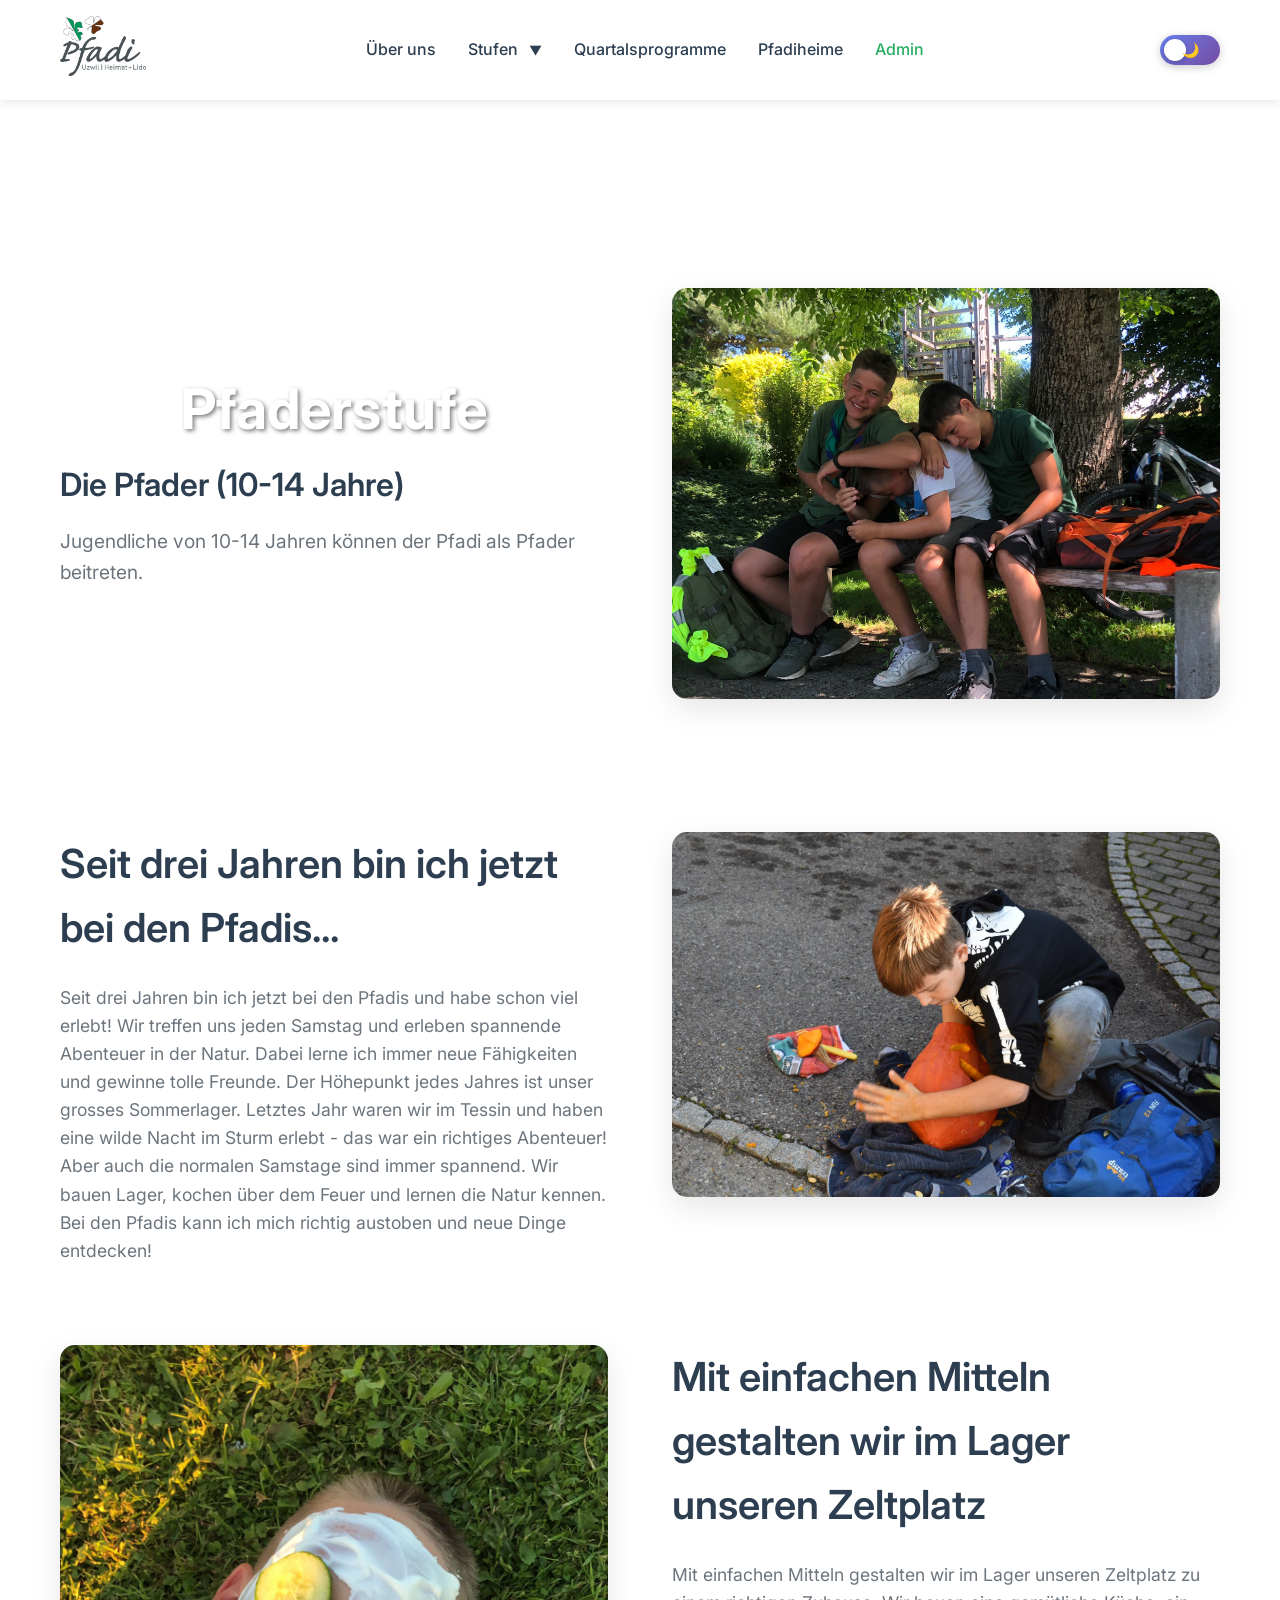
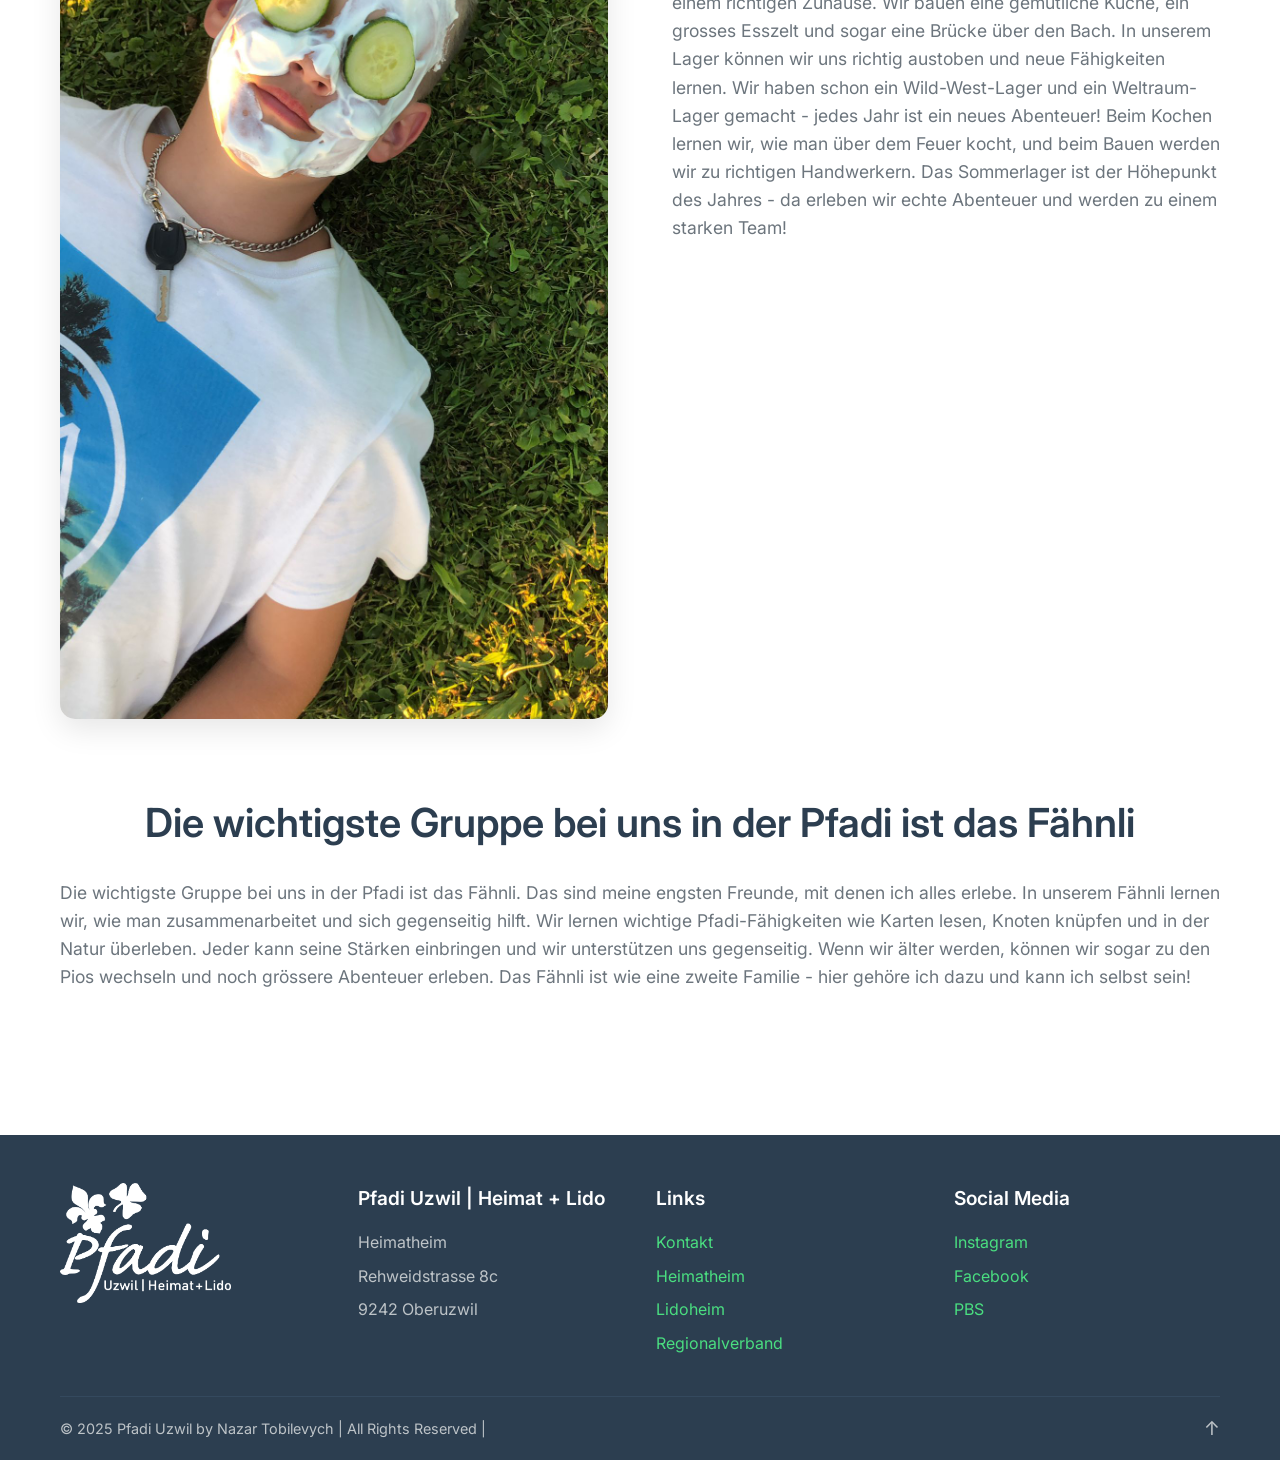
<file: pfadiuzwil/pfader.html>
<!DOCTYPE html>
<html lang="de">
<head>
    <meta charset="UTF-8">
    <meta name="viewport" content="width=device-width, initial-scale=1.0">
    <title>Pfader - Pfadi Uzwil | Heimat & Lido</title>
    <link rel="stylesheet" href="styles.css">
    <link rel="preconnect" href="https://fonts.googleapis.com">
    <link rel="preconnect" href="https://fonts.gstatic.com" crossorigin>
    <link href="https://fonts.googleapis.com/css2?family=Inter:wght@300;400;500;600;700&display=swap" rel="stylesheet">
</head>
<body>
    <!-- Header -->
    <header class="header">
        <div class="container">
            <div class="header-content">
                <div class="logo">
                    <a href="index.html">
                        <img src="RZ_Logo_PfadiHeimatLido_4f.png" alt="Pfadi Uzwil | Heimat + Lido" class="logo-image">
                    </a>
                </div>
                <nav class="navigation">
                    <ul class="nav-links">
                        <li><a href="index.html#about">Über uns</a></li>
                        <li class="dropdown">
                            <a href="index.html#stufen" class="dropdown-toggle">Stufen</a>
                            <ul class="dropdown-menu">
                                <li><a href="biber.html">Biberstufe</a></li>
                                <li><a href="woelfe.html">Wolfsstufe</a></li>
                                <li><a href="pfader.html">Pfaderstufe</a></li>
                                <li><a href="pios.html">Piostufe</a></li>
                            </ul>
                        </li>
                        <li><a href="index.html#programme">Quartalsprogramme</a></li>
                        <li><a href="index.html#heime">Pfadiheime</a></li>
                        <li><a href="#" onclick="showAdminLogin()" class="admin-link">Admin</a></li>
                    </ul>
                </nav>
                <div class="theme-switch-container">
                    <label class="theme-switch" for="theme-toggle">
                        <input type="checkbox" id="theme-toggle" aria-label="Toggle dark mode">
                        <span class="slider">
                            <span class="slider-icon">🌙</span>
                        </span>
                    </label>
                </div>
            </div>
        </div>
    </header>

    <!-- Main Content -->
    <main class="main-content">
        <div class="container">
            <!-- Hero Section -->
            <section class="hero-section">
                <div class="hero-content">
                    <h1 class="hero-title">Pfaderstufe</h1>
                    <h2 class="hero-subtitle">Die Pfader (10-14 Jahre)</h2>
                    <p class="hero-description">Jugendliche von 10-14 Jahren können der Pfadi als Pfader beitreten.</p>
                </div>
                <div class="hero-image">
                    <img src="Pfader_1.jpeg" alt="Pfader Aktivitäten" class="hero-img">
                </div>
            </section>

            <!-- Content Section 1 -->
            <section class="content-section">
                <div class="content-grid">
                    <div class="content-text">
                        <h2>Seit drei Jahren bin ich jetzt bei den Pfadis...</h2>
                        <p>Seit drei Jahren bin ich jetzt bei den Pfadis und habe schon viel erlebt! Wir treffen uns jeden Samstag und erleben spannende Abenteuer in der Natur. Dabei lerne ich immer neue Fähigkeiten und gewinne tolle Freunde. Der Höhepunkt jedes Jahres ist unser grosses Sommerlager. Letztes Jahr waren wir im Tessin und haben eine wilde Nacht im Sturm erlebt - das war ein richtiges Abenteuer! Aber auch die normalen Samstage sind immer spannend. Wir bauen Lager, kochen über dem Feuer und lernen die Natur kennen. Bei den Pfadis kann ich mich richtig austoben und neue Dinge entdecken!</p>
                    </div>
                    <div class="content-image">
                        <img src="Pfader_2.jpeg" alt="Pfader beim Kürbisschnitzen" class="content-img">
                    </div>
                </div>
            </section>

            <!-- Content Section 2 (reversed layout) -->
            <section class="content-section">
                <div class="content-grid reversed">
                    <div class="content-text">
                        <h2>Mit einfachen Mitteln gestalten wir im Lager unseren Zeltplatz</h2>
                        <p>Mit einfachen Mitteln gestalten wir im Lager unseren Zeltplatz zu einem richtigen Zuhause. Wir bauen eine gemütliche Küche, ein grosses Esszelt und sogar eine Brücke über den Bach. In unserem Lager können wir uns richtig austoben und neue Fähigkeiten lernen. Wir haben schon ein Wild-West-Lager und ein Weltraum-Lager gemacht - jedes Jahr ist ein neues Abenteuer! Beim Kochen lernen wir, wie man über dem Feuer kocht, und beim Bauen werden wir zu richtigen Handwerkern. Das Sommerlager ist der Höhepunkt des Jahres - da erleben wir echte Abenteuer und werden zu einem starken Team!</p>
                    </div>
                    <div class="content-image">
                        <img src="Pfader_3.jpeg" alt="Pfader beim Entspannen" class="content-img">
                    </div>
                </div>
            </section>

            <!-- Content Section 3 (text only) -->
            <section class="content-section">
                <div class="content-text full-width">
                    <h2>Die wichtigste Gruppe bei uns in der Pfadi ist das Fähnli</h2>
                    <p>Die wichtigste Gruppe bei uns in der Pfadi ist das Fähnli. Das sind meine engsten Freunde, mit denen ich alles erlebe. In unserem Fähnli lernen wir, wie man zusammenarbeitet und sich gegenseitig hilft. Wir lernen wichtige Pfadi-Fähigkeiten wie Karten lesen, Knoten knüpfen und in der Natur überleben. Jeder kann seine Stärken einbringen und wir unterstützen uns gegenseitig. Wenn wir älter werden, können wir sogar zu den Pios wechseln und noch grössere Abenteuer erleben. Das Fähnli ist wie eine zweite Familie - hier gehöre ich dazu und kann ich selbst sein!</p>
                </div>
            </section>

        </div>
    </main>

    <!-- Footer -->
    <footer class="footer">
        <div class="container">
            <div class="footer-content">
                <div class="footer-column">
                    <div class="footer-logo">
                        <img src="RZ_Logo_PfadiHeimatLido_4f.png" alt="Pfadi Uzwil | Heimat + Lido" class="footer-logo-image">
                    </div>
                </div>
                <div class="footer-column">
                    <h3>Pfadi Uzwil | Heimat + Lido</h3>
                    <div class="address">
                        <p>Heimatheim</p>
                        <p>Rehweidstrasse 8c</p>
                        <p>9242 Oberuzwil</p>
                    </div>
                </div>
                <div class="footer-column">
                    <h3>Links</h3>
                    <ul class="footer-links">
                        <li><a href="index.html#contact">Kontakt</a></li>
                        <li><a href="index.html#heimatheim">Heimatheim</a></li>
                        <li><a href="index.html#lidoheim">Lidoheim</a></li>
                        <li><a href="index.html#regionalverband">Regionalverband</a></li>
                    </ul>
                </div>
                <div class="footer-column">
                    <h3>Social Media</h3>
                    <ul class="footer-links">
                        <li><a href="https://www.instagram.com/heimatlidouzwil/" target="_blank">Instagram</a></li>
                        <li><a href="https://de-de.facebook.com/heimat.lido/" target="_blank">Facebook</a></li>
                        <li><a href="https://pfadi.swiss/de/go/pfadi-entdecken/" target="_blank">PBS</a></li>
                    </ul>
                </div>
            </div>
            <div class="footer-bottom">
                <div class="copyright">
                    © 2025 Pfadi Uzwil by Nazar Tobilevych | All Rights Reserved |
                </div>
                <div class="scroll-top">
                    <a href="#top">↑</a>
                </div>
            </div>
        </div>
    </footer>

    <!-- Admin Login Modal -->
    <div id="admin-modal" class="modal">
        <div class="modal-content">
            <div class="modal-header">
                <h2>Admin Login</h2>
                <span class="close" onclick="closeAdminLogin()">&times;</span>
            </div>
            <div class="modal-body">
                <form id="admin-login-form">
                    <div class="form-group">
                        <label for="admin-password">Passwort</label>
                        <input type="password" id="admin-password" name="password" required>
                        <div id="password-error" class="error-message" style="display: none;">
                            Falsches Passwort!
                        </div>
                    </div>
                    <button type="submit" class="login-btn">Anmelden</button>
                </form>
            </div>
        </div>
    </div>

    <script>
        document.addEventListener('DOMContentLoaded', function() {
            // Theme toggle functionality
            const themeToggle = document.getElementById('theme-toggle');
            const sliderIcon = document.querySelector('.slider-icon');
            const body = document.body;

            // Theme aus localStorage laden oder Standard setzen
            const savedTheme = localStorage.getItem('theme') || 'light';
            body.setAttribute('data-theme', savedTheme);
            updateThemeSwitch(savedTheme);

            themeToggle.addEventListener('change', function() {
                const newTheme = this.checked ? 'dark' : 'light';
                body.setAttribute('data-theme', newTheme);
                localStorage.setItem('theme', newTheme);
                updateThemeSwitch(newTheme);
            });

            function updateThemeSwitch(theme) {
                themeToggle.checked = theme === 'dark';
                sliderIcon.textContent = theme === 'dark' ? '☀️' : '🌙';
            }

            // Admin login functions
            function showAdminLogin() {
                document.getElementById('admin-modal').style.display = 'block';
            }

            function closeAdminLogin() {
                document.getElementById('admin-modal').style.display = 'none';
                document.getElementById('admin-password').value = '';
                document.getElementById('password-error').style.display = 'none';
                document.getElementById('admin-password').style.borderColor = '';
            }

            // Admin login form
            document.getElementById('admin-login-form').addEventListener('submit', function(e) {
                e.preventDefault();
                const password = document.getElementById('admin-password').value;
                const errorMessage = document.getElementById('password-error');
                
                // Simple password check (in real app, use proper authentication)
                if (password === 'pfadi2024') {
                    window.location.href = 'admin.html';
                } else {
                    // Show error message
                    errorMessage.style.display = 'block';
                    document.getElementById('admin-password').style.borderColor = '#e74c3c';
                    
                    // Hide error after 3 seconds
                    setTimeout(() => {
                        errorMessage.style.display = 'none';
                        document.getElementById('admin-password').style.borderColor = '';
                    }, 3000);
                }
            });

            // Close modal when clicking outside
            window.onclick = function(event) {
                const modal = document.getElementById('admin-modal');
                if (event.target === modal) {
                    closeAdminLogin();
                }
            }
        });
    </script>
</body>
</html>
</file>
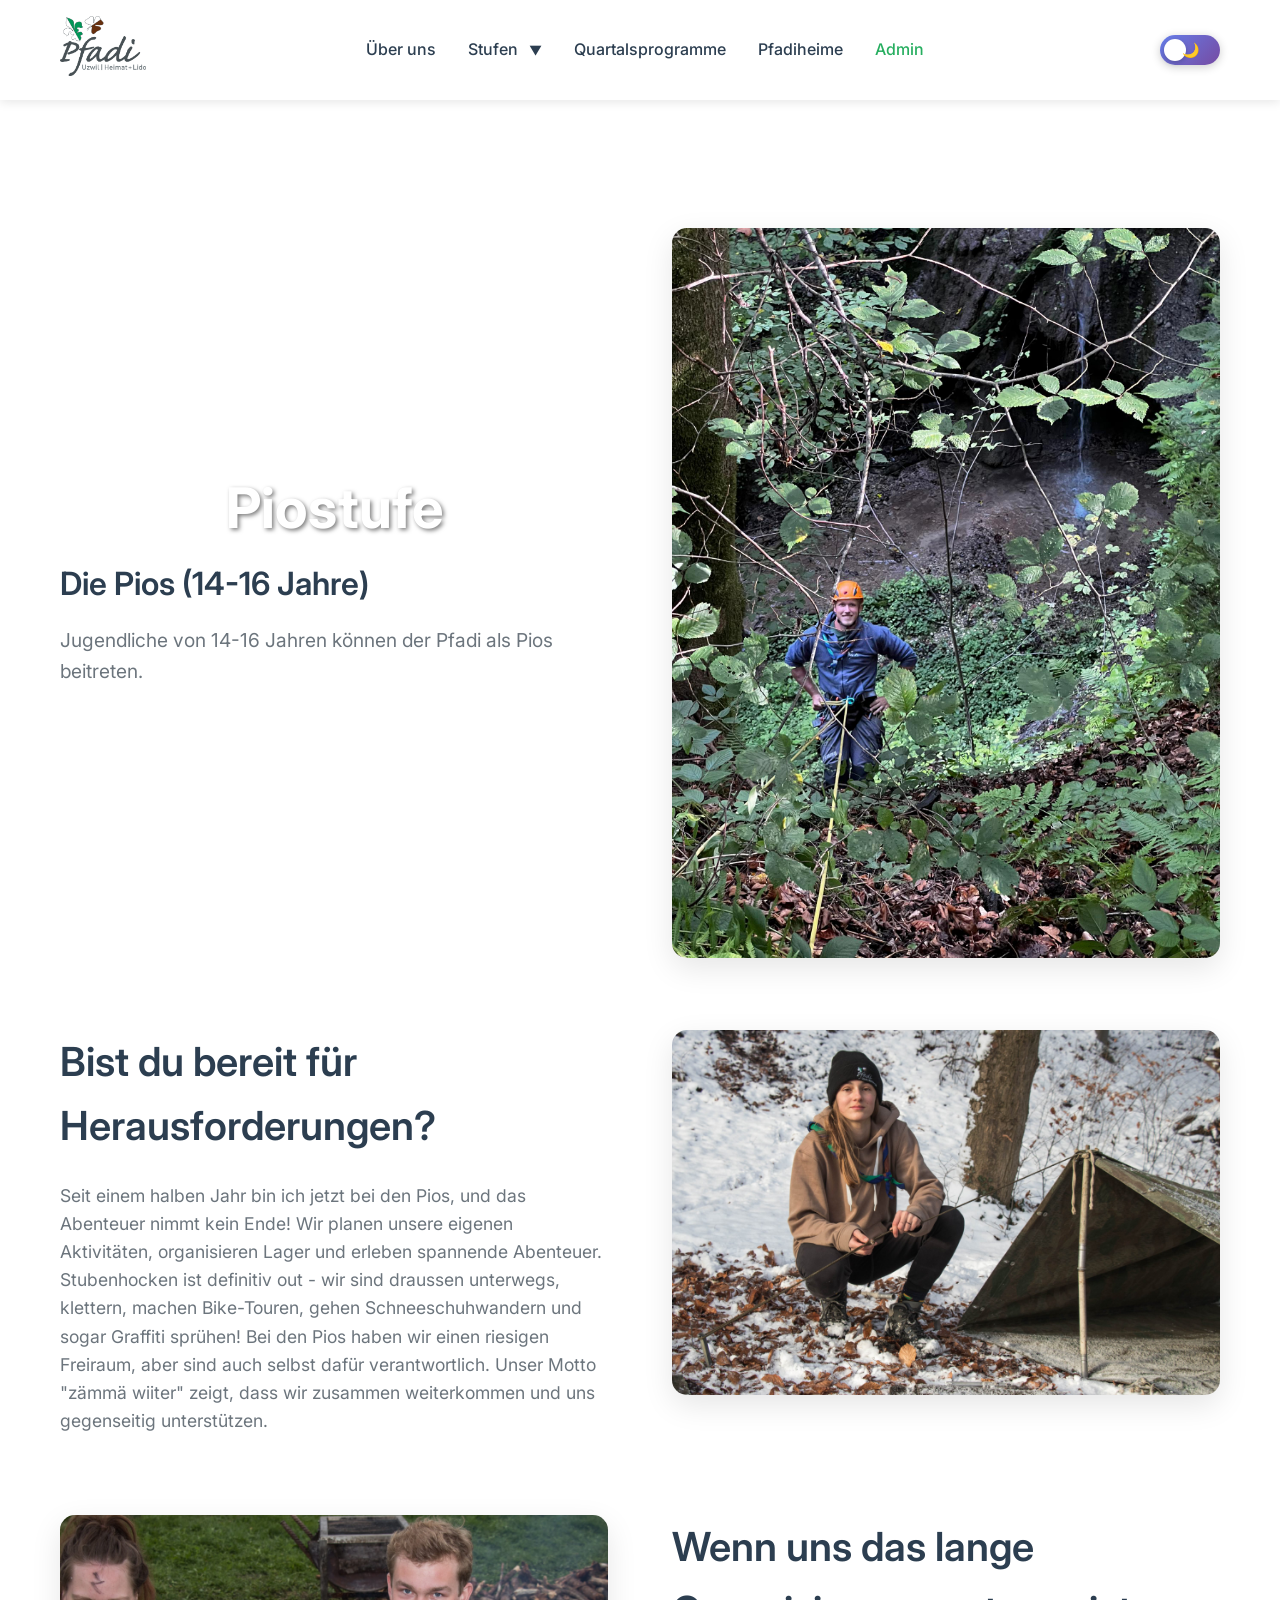
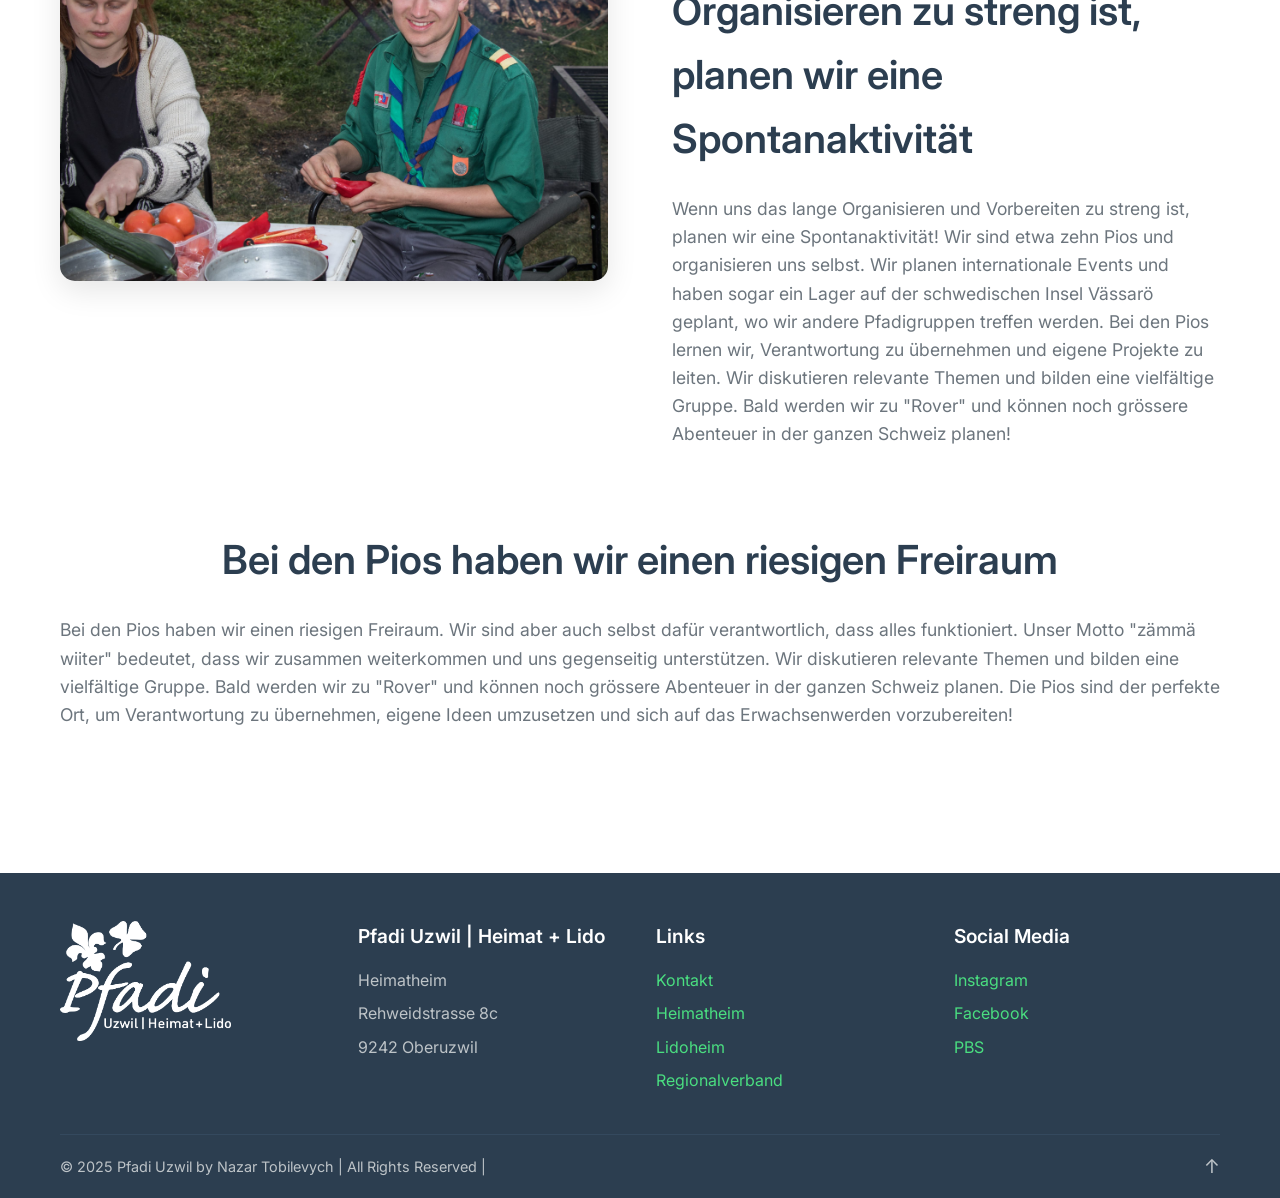
<file: pfadiuzwil/pios.html>
<!DOCTYPE html>
<html lang="de">
<head>
    <meta charset="UTF-8">
    <meta name="viewport" content="width=device-width, initial-scale=1.0">
    <title>Pios - Pfadi Uzwil | Heimat & Lido</title>
    <link rel="stylesheet" href="styles.css">
    <link rel="preconnect" href="https://fonts.googleapis.com">
    <link rel="preconnect" href="https://fonts.gstatic.com" crossorigin>
    <link href="https://fonts.googleapis.com/css2?family=Inter:wght@300;400;500;600;700&display=swap" rel="stylesheet">
</head>
<body>
    <!-- Header -->
    <header class="header">
        <div class="container">
            <div class="header-content">
                <div class="logo">
                    <a href="index.html">
                        <img src="RZ_Logo_PfadiHeimatLido_4f.png" alt="Pfadi Uzwil | Heimat + Lido" class="logo-image">
                    </a>
                </div>
                <nav class="navigation">
                    <ul class="nav-links">
                        <li><a href="index.html#about">Über uns</a></li>
                        <li class="dropdown">
                            <a href="index.html#stufen" class="dropdown-toggle">Stufen</a>
                            <ul class="dropdown-menu">
                                <li><a href="biber.html">Biberstufe</a></li>
                                <li><a href="woelfe.html">Wolfsstufe</a></li>
                                <li><a href="pfader.html">Pfaderstufe</a></li>
                                <li><a href="pios.html">Piostufe</a></li>
                            </ul>
                        </li>
                        <li><a href="index.html#programme">Quartalsprogramme</a></li>
                        <li><a href="index.html#heime">Pfadiheime</a></li>
                        <li><a href="#" onclick="showAdminLogin()" class="admin-link">Admin</a></li>
                    </ul>
                </nav>
                <div class="theme-switch-container">
                    <label class="theme-switch" for="theme-toggle">
                        <input type="checkbox" id="theme-toggle" aria-label="Toggle dark mode">
                        <span class="slider">
                            <span class="slider-icon">🌙</span>
                        </span>
                    </label>
                </div>
            </div>
        </div>
    </header>

    <!-- Main Content -->
    <main class="main-content">
        <div class="container">
            <!-- Hero Section -->
            <section class="hero-section">
                <div class="hero-content">
                    <h1 class="hero-title">Piostufe</h1>
                    <h2 class="hero-subtitle">Die Pios (14-16 Jahre)</h2>
                    <p class="hero-description">Jugendliche von 14-16 Jahren können der Pfadi als Pios beitreten.</p>
                </div>
                <div class="hero-image">
                    <img src="Pios_1.jpeg" alt="Pios Aktivitäten" class="hero-img">
                </div>
            </section>

            <!-- Content Section 1 -->
            <section class="content-section">
                <div class="content-grid">
                    <div class="content-text">
                        <h2>Bist du bereit für Herausforderungen?</h2>
                        <p>Seit einem halben Jahr bin ich jetzt bei den Pios, und das Abenteuer nimmt kein Ende! Wir planen unsere eigenen Aktivitäten, organisieren Lager und erleben spannende Abenteuer. Stubenhocken ist definitiv out - wir sind draussen unterwegs, klettern, machen Bike-Touren, gehen Schneeschuhwandern und sogar Graffiti sprühen! Bei den Pios haben wir einen riesigen Freiraum, aber sind auch selbst dafür verantwortlich. Unser Motto "zämmä wiiter" zeigt, dass wir zusammen weiterkommen und uns gegenseitig unterstützen.</p>
                    </div>
                    <div class="content-image">
                        <img src="Pios_3-scaled.jpg" alt="Pios beim Kochen" class="content-img">
                    </div>
                </div>
            </section>

            <!-- Content Section 2 (reversed layout) -->
            <section class="content-section">
                <div class="content-grid reversed">
                    <div class="content-text">
                        <h2>Wenn uns das lange Organisieren zu streng ist, planen wir eine Spontanaktivität</h2>
                        <p>Wenn uns das lange Organisieren und Vorbereiten zu streng ist, planen wir eine Spontanaktivität! Wir sind etwa zehn Pios und organisieren uns selbst. Wir planen internationale Events und haben sogar ein Lager auf der schwedischen Insel Vässarö geplant, wo wir andere Pfadigruppen treffen werden. Bei den Pios lernen wir, Verantwortung zu übernehmen und eigene Projekte zu leiten. Wir diskutieren relevante Themen und bilden eine vielfältige Gruppe. Bald werden wir zu "Rover" und können noch grössere Abenteuer in der ganzen Schweiz planen!</p>
                    </div>
                    <div class="content-image">
                        <img src="pois-1-scaled.jpg" alt="Pios beim Abseilen" class="content-img">
                    </div>
                </div>
            </section>

            <!-- Content Section 3 (text only) -->
            <section class="content-section">
                <div class="content-text full-width">
                    <h2>Bei den Pios haben wir einen riesigen Freiraum</h2>
                    <p>Bei den Pios haben wir einen riesigen Freiraum. Wir sind aber auch selbst dafür verantwortlich, dass alles funktioniert. Unser Motto "zämmä wiiter" bedeutet, dass wir zusammen weiterkommen und uns gegenseitig unterstützen. Wir diskutieren relevante Themen und bilden eine vielfältige Gruppe. Bald werden wir zu "Rover" und können noch grössere Abenteuer in der ganzen Schweiz planen. Die Pios sind der perfekte Ort, um Verantwortung zu übernehmen, eigene Ideen umzusetzen und sich auf das Erwachsenwerden vorzubereiten!</p>
                </div>
            </section>
        </div>
    </main>

    <!-- Footer -->
    <footer class="footer">
        <div class="container">
            <div class="footer-content">
                <div class="footer-column">
                    <div class="footer-logo">
                        <img src="RZ_Logo_PfadiHeimatLido_4f.png" alt="Pfadi Uzwil | Heimat + Lido" class="footer-logo-image">
                    </div>
                </div>
                <div class="footer-column">
                    <h3>Pfadi Uzwil | Heimat + Lido</h3>
                    <div class="address">
                        <p>Heimatheim</p>
                        <p>Rehweidstrasse 8c</p>
                        <p>9242 Oberuzwil</p>
                    </div>
                </div>
                <div class="footer-column">
                    <h3>Links</h3>
                    <ul class="footer-links">
                        <li><a href="index.html#contact">Kontakt</a></li>
                        <li><a href="index.html#heimatheim">Heimatheim</a></li>
                        <li><a href="index.html#lidoheim">Lidoheim</a></li>
                        <li><a href="index.html#regionalverband">Regionalverband</a></li>
                    </ul>
                </div>
                <div class="footer-column">
                    <h3>Social Media</h3>
                    <ul class="footer-links">
                        <li><a href="https://www.instagram.com/heimatlidouzwil/" target="_blank">Instagram</a></li>
                        <li><a href="https://de-de.facebook.com/heimat.lido/" target="_blank">Facebook</a></li>
                        <li><a href="https://pfadi.swiss/de/go/pfadi-entdecken/" target="_blank">PBS</a></li>
                    </ul>
                </div>
            </div>
            <div class="footer-bottom">
                <div class="copyright">
                    © 2025 Pfadi Uzwil by Nazar Tobilevych | All Rights Reserved |
                </div>
                <div class="scroll-top">
                    <a href="#top">↑</a>
                </div>
            </div>
        </div>
    </footer>

    <!-- Admin Login Modal -->
    <div id="admin-modal" class="modal">
        <div class="modal-content">
            <div class="modal-header">
                <h2>Admin Login</h2>
                <span class="close" onclick="closeAdminLogin()">&times;</span>
            </div>
            <div class="modal-body">
                <form id="admin-login-form">
                    <div class="form-group">
                        <label for="admin-password">Passwort</label>
                        <input type="password" id="admin-password" name="password" required>
                        <div id="password-error" class="error-message" style="display: none;">
                            Falsches Passwort!
                        </div>
                    </div>
                    <button type="submit" class="login-btn">Anmelden</button>
                </form>
            </div>
        </div>
    </div>

    <script>
        document.addEventListener('DOMContentLoaded', function() {
            // Theme toggle functionality
            const themeToggle = document.getElementById('theme-toggle');
            const sliderIcon = document.querySelector('.slider-icon');
            const body = document.body;

            // Theme aus localStorage laden oder Standard setzen
            const savedTheme = localStorage.getItem('theme') || 'light';
            body.setAttribute('data-theme', savedTheme);
            updateThemeSwitch(savedTheme);

            themeToggle.addEventListener('change', function() {
                const newTheme = this.checked ? 'dark' : 'light';
                body.setAttribute('data-theme', newTheme);
                localStorage.setItem('theme', newTheme);
                updateThemeSwitch(newTheme);
            });

            function updateThemeSwitch(theme) {
                themeToggle.checked = theme === 'dark';
                sliderIcon.textContent = theme === 'dark' ? '☀️' : '🌙';
            }

            // Admin login functions
            function showAdminLogin() {
                document.getElementById('admin-modal').style.display = 'block';
            }

            function closeAdminLogin() {
                document.getElementById('admin-modal').style.display = 'none';
                document.getElementById('admin-password').value = '';
                document.getElementById('password-error').style.display = 'none';
                document.getElementById('admin-password').style.borderColor = '';
            }

            // Admin login form
            document.getElementById('admin-login-form').addEventListener('submit', function(e) {
                e.preventDefault();
                const password = document.getElementById('admin-password').value;
                const errorMessage = document.getElementById('password-error');
                
                // Simple password check (in real app, use proper authentication)
                if (password === 'pfadi2024') {
                    window.location.href = 'admin.html';
                } else {
                    // Show error message
                    errorMessage.style.display = 'block';
                    document.getElementById('admin-password').style.borderColor = '#e74c3c';
                    
                    // Hide error after 3 seconds
                    setTimeout(() => {
                        errorMessage.style.display = 'none';
                        document.getElementById('admin-password').style.borderColor = '';
                    }, 3000);
                }
            });

            // Close modal when clicking outside
            window.onclick = function(event) {
                const modal = document.getElementById('admin-modal');
                if (event.target === modal) {
                    closeAdminLogin();
                }
            }
        });
    </script>
</body>
</html>
</file>
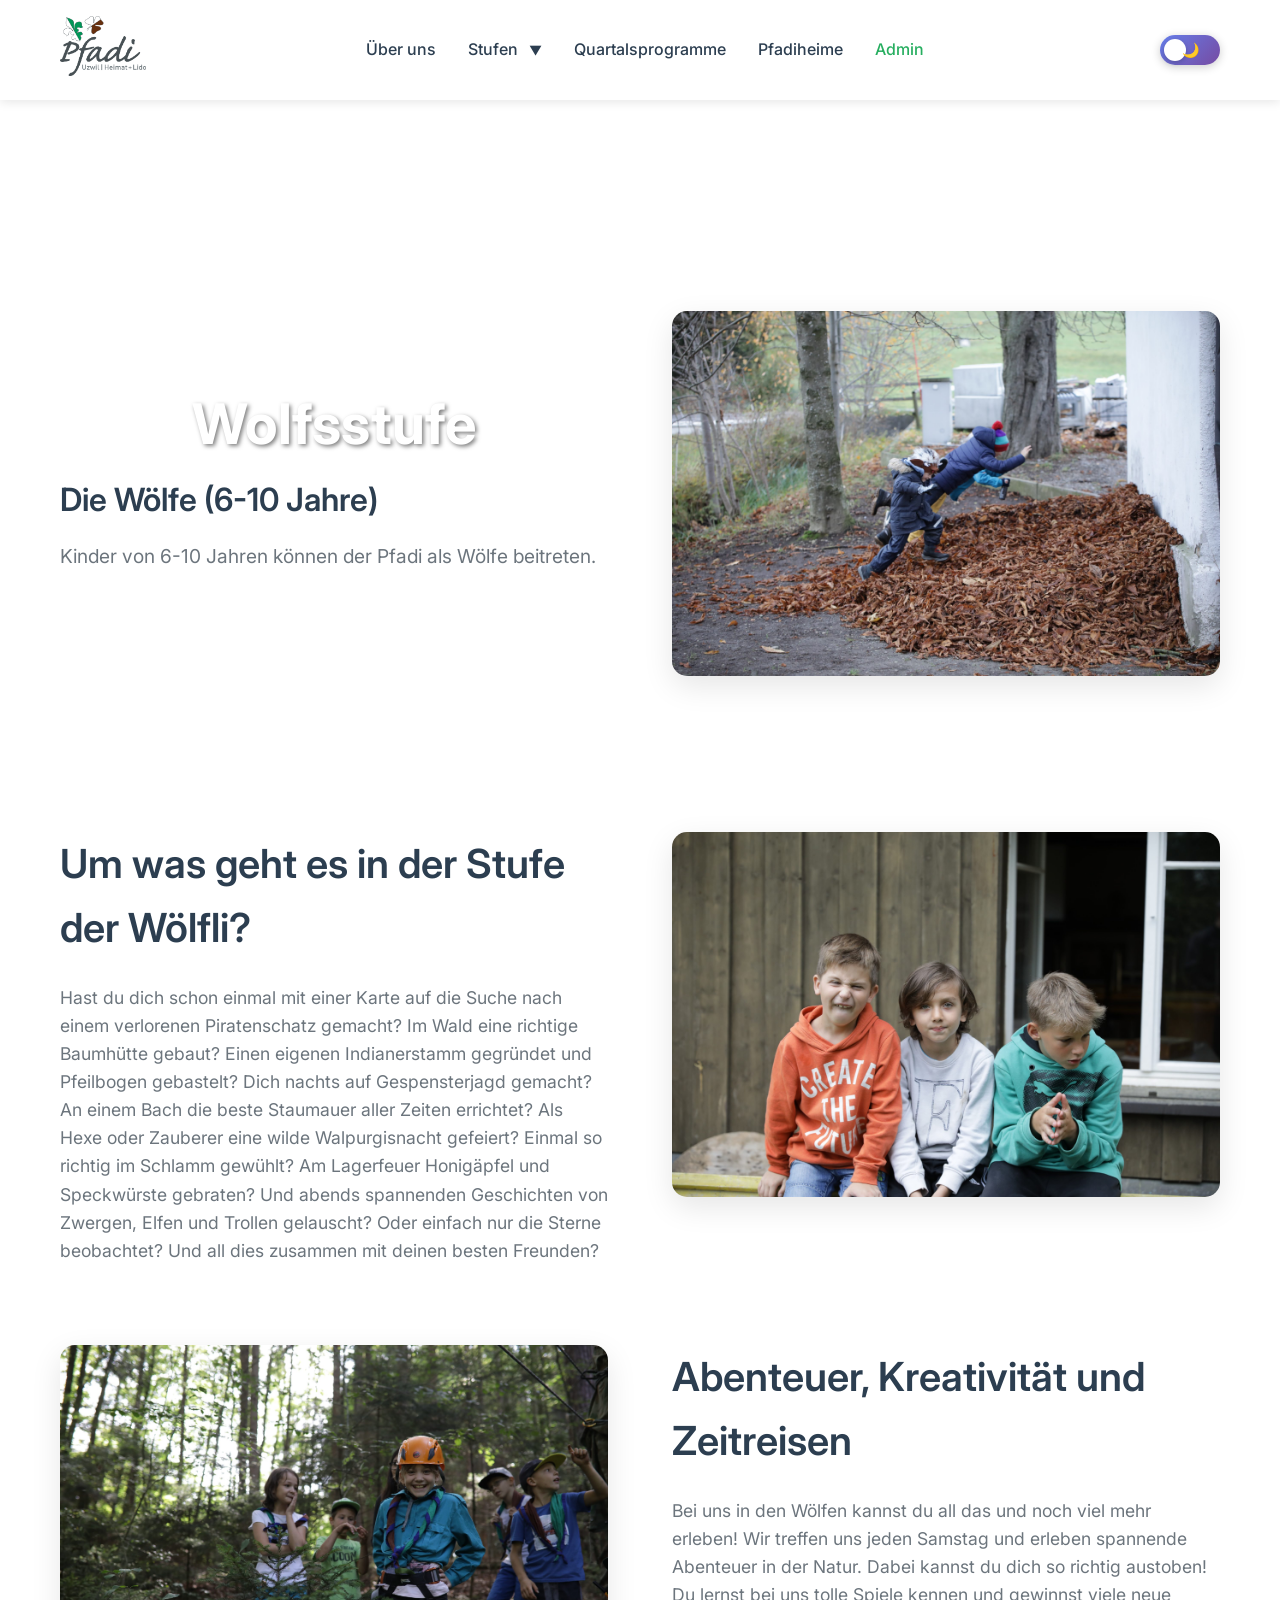
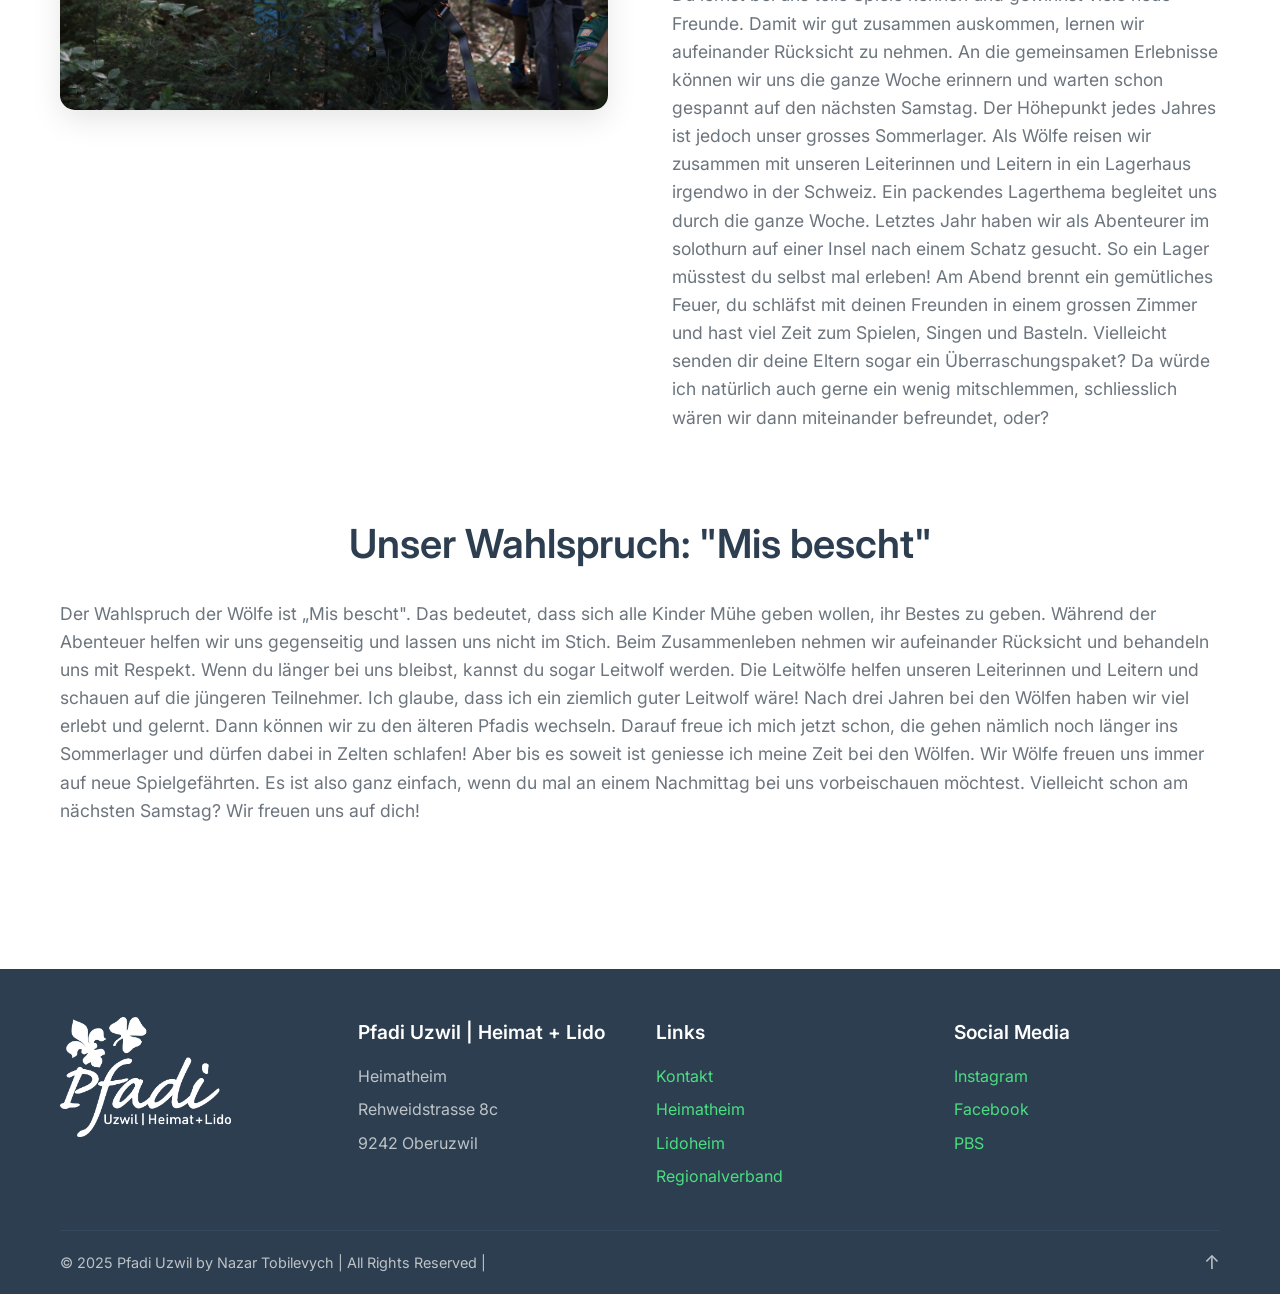
<file: pfadiuzwil/woelfe.html>
<!DOCTYPE html>
<html lang="de">
<head>
    <meta charset="UTF-8">
    <meta name="viewport" content="width=device-width, initial-scale=1.0">
    <title>Wölfe - Pfadi Uzwil | Heimat & Lido</title>
    <link rel="stylesheet" href="styles.css">
    <link rel="preconnect" href="https://fonts.googleapis.com">
    <link rel="preconnect" href="https://fonts.gstatic.com" crossorigin>
    <link href="https://fonts.googleapis.com/css2?family=Inter:wght@300;400;500;600;700&display=swap" rel="stylesheet">
</head>
<body>
    <!-- Header -->
    <header class="header">
        <div class="container">
            <div class="header-content">
                <div class="logo">
                    <a href="index.html">
                        <img src="RZ_Logo_PfadiHeimatLido_4f.png" alt="Pfadi Uzwil | Heimat + Lido" class="logo-image">
                    </a>
                </div>
                <nav class="navigation">
                    <ul class="nav-links">
                        <li><a href="index.html#about">Über uns</a></li>
                        <li class="dropdown">
                            <a href="index.html#stufen" class="dropdown-toggle">Stufen</a>
                            <ul class="dropdown-menu">
                                <li><a href="biber.html">Biberstufe</a></li>
                                <li><a href="woelfe.html">Wolfsstufe</a></li>
                                <li><a href="pfader.html">Pfaderstufe</a></li>
                                <li><a href="pios.html">Piostufe</a></li>
                            </ul>
                        </li>
                        <li><a href="index.html#programme">Quartalsprogramme</a></li>
                        <li><a href="index.html#heime">Pfadiheime</a></li>
                        <li><a href="#" onclick="showAdminLogin()" class="admin-link">Admin</a></li>
                    </ul>
                </nav>
                <div class="theme-switch-container">
                    <label class="theme-switch" for="theme-toggle">
                        <input type="checkbox" id="theme-toggle" aria-label="Toggle dark mode">
                        <span class="slider">
                            <span class="slider-icon">🌙</span>
                        </span>
                    </label>
                </div>
            </div>
        </div>
    </header>

    <!-- Main Content -->
    <main class="main-content">
        <div class="container">
            <!-- Hero Section -->
            <section class="hero-section">
                <div class="hero-content">
                    <h1 class="hero-title">Wolfsstufe</h1>
                    <h2 class="hero-subtitle">Die Wölfe (6-10 Jahre)</h2>
                    <p class="hero-description">Kinder von 6-10 Jahren können der Pfadi als Wölfe beitreten.</p>
                </div>
                <div class="hero-image">
                    <img src="Woelfe_2-scaled.jpg" alt="Wölfe Aktivitäten" class="hero-img">
                </div>
            </section>

            <!-- Content Section 1 -->
            <section class="content-section">
                <div class="content-grid">
                    <div class="content-text">
                        <h2>Um was geht es in der Stufe der Wölfli?</h2>
                        <p>Hast du dich schon einmal mit einer Karte auf die Suche nach einem verlorenen Piratenschatz gemacht? Im Wald eine richtige Baumhütte gebaut? Einen eigenen Indianerstamm gegründet und Pfeilbogen gebastelt? Dich nachts auf Gespensterjagd gemacht? An einem Bach die beste Staumauer aller Zeiten errichtet? Als Hexe oder Zauberer eine wilde Walpurgisnacht gefeiert? Einmal so richtig im Schlamm gewühlt? Am Lagerfeuer Honigäpfel und Speckwürste gebraten? Und abends spannenden Geschichten von Zwergen, Elfen und Trollen gelauscht? Oder einfach nur die Sterne beobachtet? Und all dies zusammen mit deinen besten Freunden?</p>
                    </div>
                    <div class="content-image">
                        <img src="Woelfe_1-scaled.jpg" alt="Wölfe beim Spielen" class="content-img">
                    </div>
                </div>
            </section>

            <!-- Content Section 2 (reversed layout for variety) -->
            <section class="content-section">
                <div class="content-grid reversed">
                    <div class="content-text">
                        <h2>Abenteuer, Kreativität und Zeitreisen</h2>
                        <p>Bei uns in den Wölfen kannst du all das und noch viel mehr erleben! Wir treffen uns jeden Samstag und erleben spannende Abenteuer in der Natur. Dabei kannst du dich so richtig austoben! Du lernst bei uns tolle Spiele kennen und gewinnst viele neue Freunde. Damit wir gut zusammen auskommen, lernen wir aufeinander Rücksicht zu nehmen. An die gemeinsamen Erlebnisse können wir uns die ganze Woche erinnern und warten schon gespannt auf den nächsten Samstag. Der Höhepunkt jedes Jahres ist jedoch unser grosses Sommerlager. Als Wölfe reisen wir zusammen mit unseren Leiterinnen und Leitern in ein Lagerhaus irgendwo in der Schweiz. Ein packendes Lagerthema begleitet uns durch die ganze Woche. Letztes Jahr haben wir als Abenteurer im solothurn auf einer Insel nach einem Schatz gesucht. So ein Lager müsstest du selbst mal erleben! Am Abend brennt ein gemütliches Feuer, du schläfst mit deinen Freunden in einem grossen Zimmer und hast viel Zeit zum Spielen, Singen und Basteln. Vielleicht senden dir deine Eltern sogar ein Überraschungspaket? Da würde ich natürlich auch gerne ein wenig mitschlemmen, schliesslich wären wir dann miteinander befreundet, oder?</p>
                    </div>
                    <div class="content-image">
                        <img src="waelfe-3-scaled.jpg" alt="Wölfe am Lagerfeuer" class="content-img">
                    </div>
                </div>
            </section>

            <!-- Content Section 3 (text only) -->
            <section class="content-section">
                <div class="content-text full-width">
                    <h2>Unser Wahlspruch: "Mis bescht"</h2>
                    <p>Der Wahlspruch der Wölfe ist „Mis bescht". Das bedeutet, dass sich alle Kinder Mühe geben wollen, ihr Bestes zu geben. Während der Abenteuer helfen wir uns gegenseitig und lassen uns nicht im Stich. Beim Zusammenleben nehmen wir aufeinander Rücksicht und behandeln uns mit Respekt. Wenn du länger bei uns bleibst, kannst du sogar Leitwolf werden. Die Leitwölfe helfen unseren Leiterinnen und Leitern und schauen auf die jüngeren Teilnehmer. Ich glaube, dass ich ein ziemlich guter Leitwolf wäre! Nach drei Jahren bei den Wölfen haben wir viel erlebt und gelernt. Dann können wir zu den älteren Pfadis wechseln. Darauf freue ich mich jetzt schon, die gehen nämlich noch länger ins Sommerlager und dürfen dabei in Zelten schlafen! Aber bis es soweit ist geniesse ich meine Zeit bei den Wölfen. Wir Wölfe freuen uns immer auf neue Spielgefährten. Es ist also ganz einfach, wenn du mal an einem Nachmittag bei uns vorbeischauen möchtest. Vielleicht schon am nächsten Samstag? Wir freuen uns auf dich!</p>
                </div>
            </section>

        </div>
    </main>

    <!-- Footer -->
    <footer class="footer">
        <div class="container">
            <div class="footer-content">
                <div class="footer-column">
                    <div class="footer-logo">
                        <img src="RZ_Logo_PfadiHeimatLido_4f.png" alt="Pfadi Uzwil | Heimat + Lido" class="footer-logo-image">
                    </div>
                </div>
                <div class="footer-column">
                    <h3>Pfadi Uzwil | Heimat + Lido</h3>
                    <div class="address">
                        <p>Heimatheim</p>
                        <p>Rehweidstrasse 8c</p>
                        <p>9242 Oberuzwil</p>
                    </div>
                </div>
                <div class="footer-column">
                    <h3>Links</h3>
                    <ul class="footer-links">
                        <li><a href="index.html#contact">Kontakt</a></li>
                        <li><a href="index.html#heimatheim">Heimatheim</a></li>
                        <li><a href="index.html#lidoheim">Lidoheim</a></li>
                        <li><a href="index.html#regionalverband">Regionalverband</a></li>
                    </ul>
                </div>
                <div class="footer-column">
                    <h3>Social Media</h3>
                    <ul class="footer-links">
                        <li><a href="https://www.instagram.com/heimatlidouzwil/" target="_blank">Instagram</a></li>
                        <li><a href="https://de-de.facebook.com/heimat.lido/" target="_blank">Facebook</a></li>
                        <li><a href="https://pfadi.swiss/de/go/pfadi-entdecken/" target="_blank">PBS</a></li>
                    </ul>
                </div>
            </div>
            <div class="footer-bottom">
                <div class="copyright">
                    © 2025 Pfadi Uzwil by Nazar Tobilevych | All Rights Reserved |
                </div>
                <div class="scroll-top">
                    <a href="#top">↑</a>
                </div>
            </div>
        </div>
    </footer>

    <!-- Admin Login Modal -->
    <div id="admin-modal" class="modal">
        <div class="modal-content">
            <div class="modal-header">
                <h2>Admin Login</h2>
                <span class="close" onclick="closeAdminLogin()">&times;</span>
            </div>
            <div class="modal-body">
                <form id="admin-login-form">
                    <div class="form-group">
                        <label for="admin-password">Passwort</label>
                        <input type="password" id="admin-password" name="password" required>
                        <div id="password-error" class="error-message" style="display: none;">
                            Falsches Passwort!
                        </div>
                    </div>
                    <button type="submit" class="login-btn">Anmelden</button>
                </form>
            </div>
        </div>
    </div>

    <script>
        document.addEventListener('DOMContentLoaded', function() {
            // Theme toggle functionality
            const themeToggle = document.getElementById('theme-toggle');
            const sliderIcon = document.querySelector('.slider-icon');
            const body = document.body;

            // Theme aus localStorage laden oder Standard setzen
            const savedTheme = localStorage.getItem('theme') || 'light';
            body.setAttribute('data-theme', savedTheme);
            updateThemeSwitch(savedTheme);

            themeToggle.addEventListener('change', function() {
                const newTheme = this.checked ? 'dark' : 'light';
                body.setAttribute('data-theme', newTheme);
                localStorage.setItem('theme', newTheme);
                updateThemeSwitch(newTheme);
            });

            function updateThemeSwitch(theme) {
                themeToggle.checked = theme === 'dark';
                sliderIcon.textContent = theme === 'dark' ? '☀️' : '🌙';
            }

            // Admin login functions
            function showAdminLogin() {
                document.getElementById('admin-modal').style.display = 'block';
            }

            function closeAdminLogin() {
                document.getElementById('admin-modal').style.display = 'none';
                document.getElementById('admin-password').value = '';
                document.getElementById('password-error').style.display = 'none';
                document.getElementById('admin-password').style.borderColor = '';
            }

            // Admin login form
            document.getElementById('admin-login-form').addEventListener('submit', function(e) {
                e.preventDefault();
                const password = document.getElementById('admin-password').value;
                const errorMessage = document.getElementById('password-error');
                
                // Simple password check (in real app, use proper authentication)
                if (password === 'pfadi2024') {
                    window.location.href = 'admin.html';
                } else {
                    // Show error message
                    errorMessage.style.display = 'block';
                    document.getElementById('admin-password').style.borderColor = '#e74c3c';
                    
                    // Hide error after 3 seconds
                    setTimeout(() => {
                        errorMessage.style.display = 'none';
                        document.getElementById('admin-password').style.borderColor = '';
                    }, 3000);
                }
            });

            // Close modal when clicking outside
            window.onclick = function(event) {
                const modal = document.getElementById('admin-modal');
                if (event.target === modal) {
                    closeAdminLogin();
                }
            }
        });
    </script>
</body>
</html>
</file>
